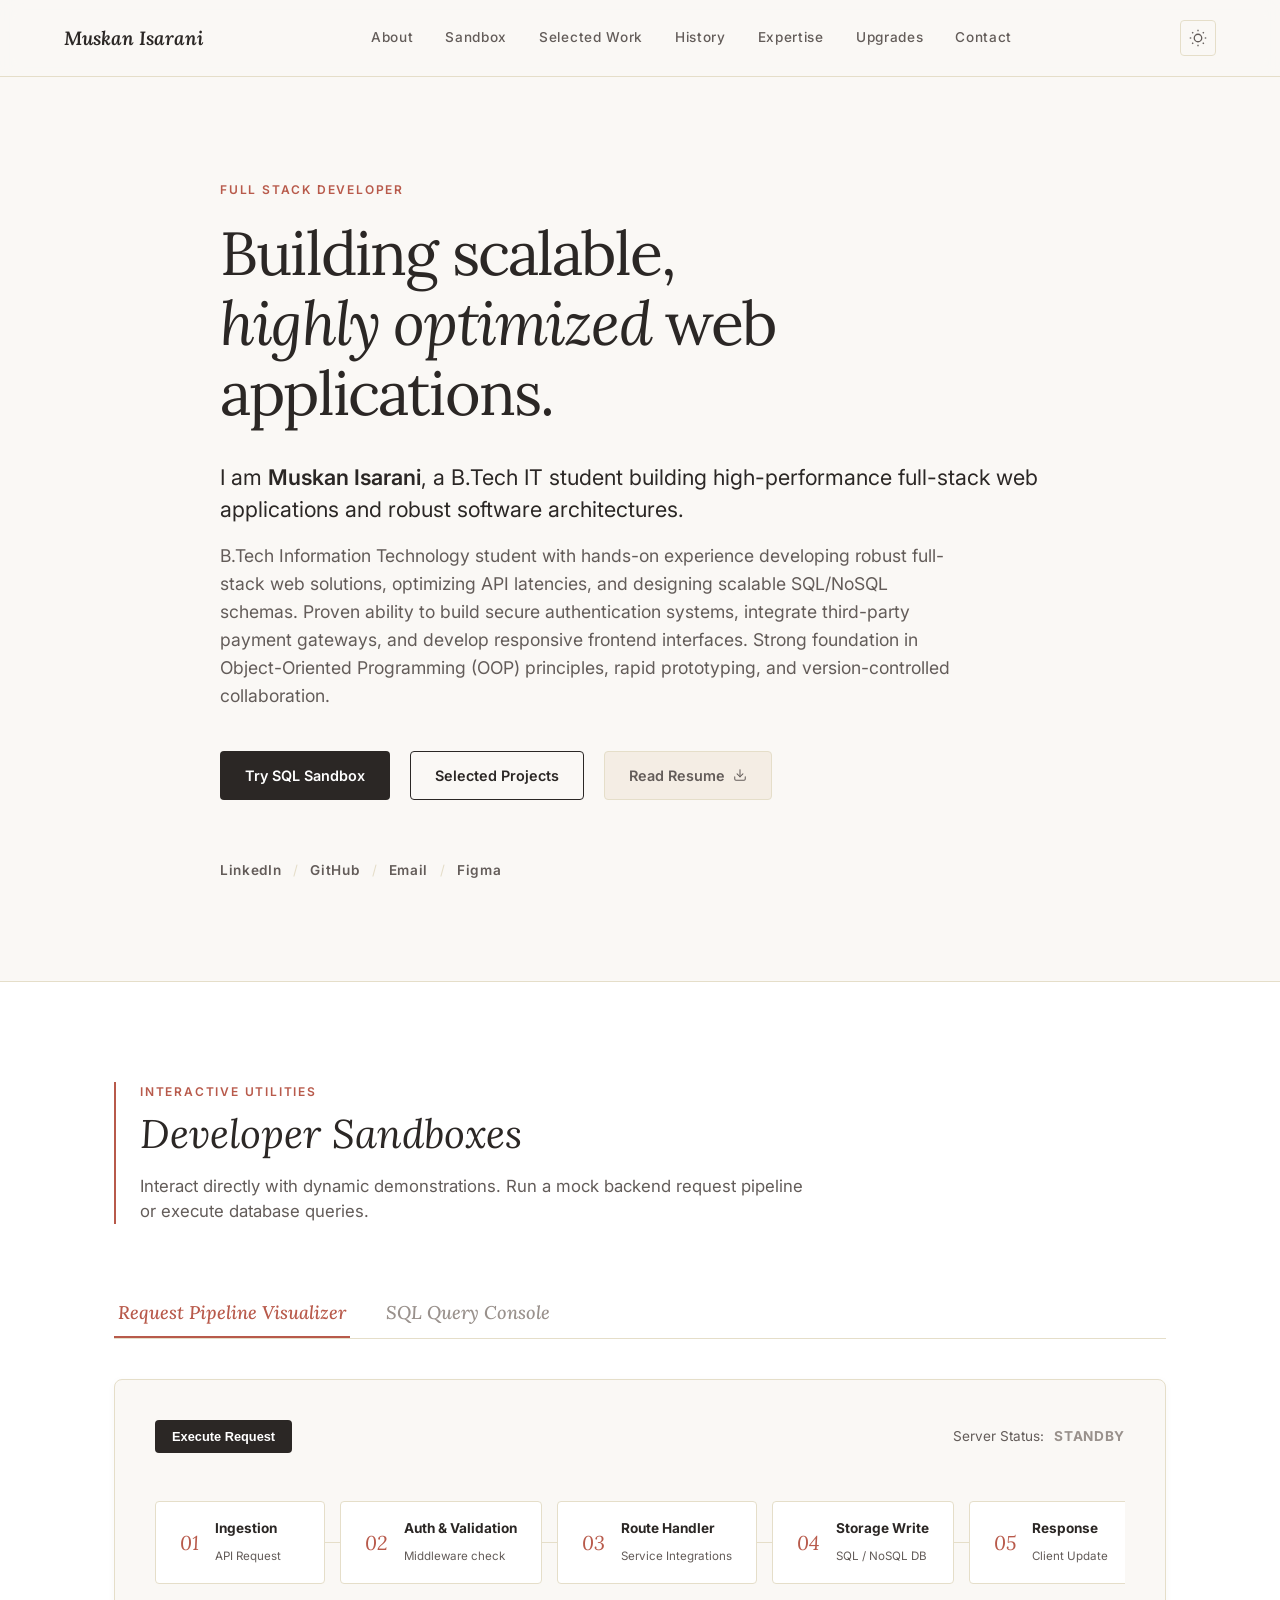
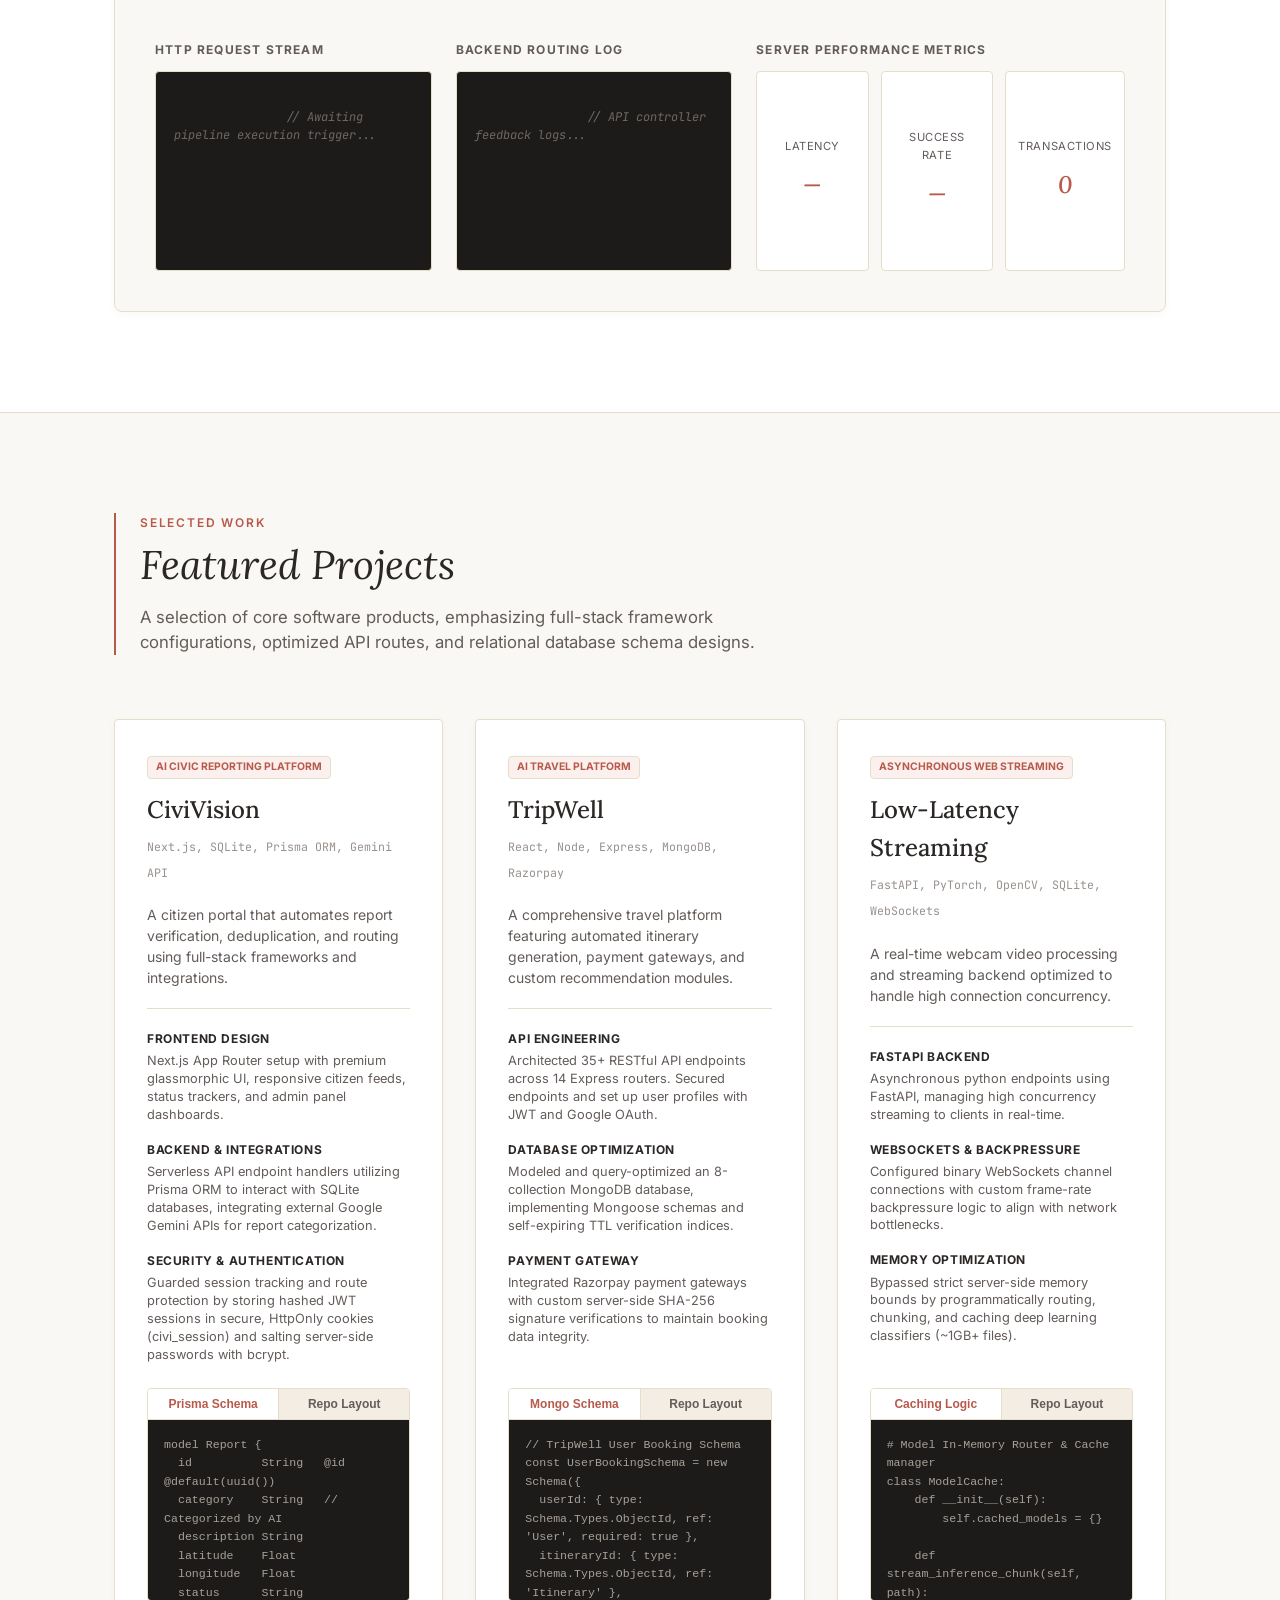
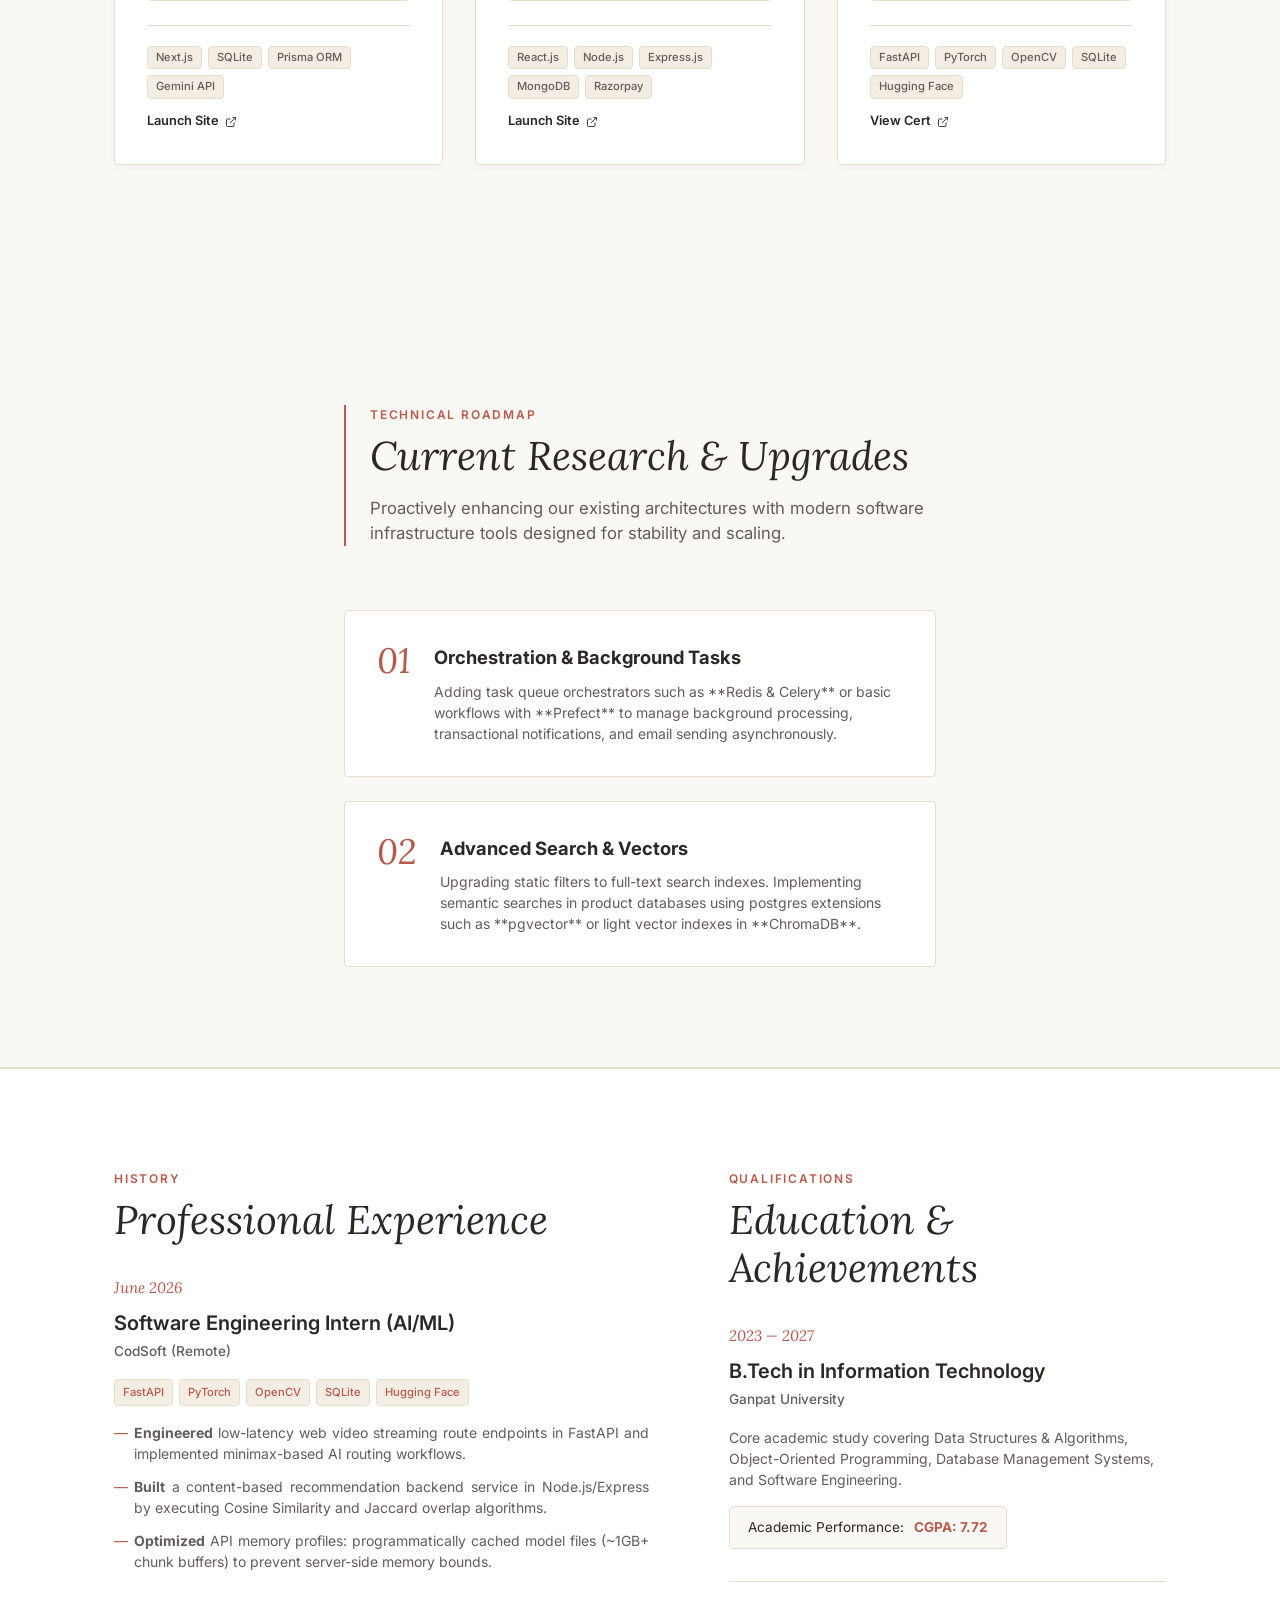
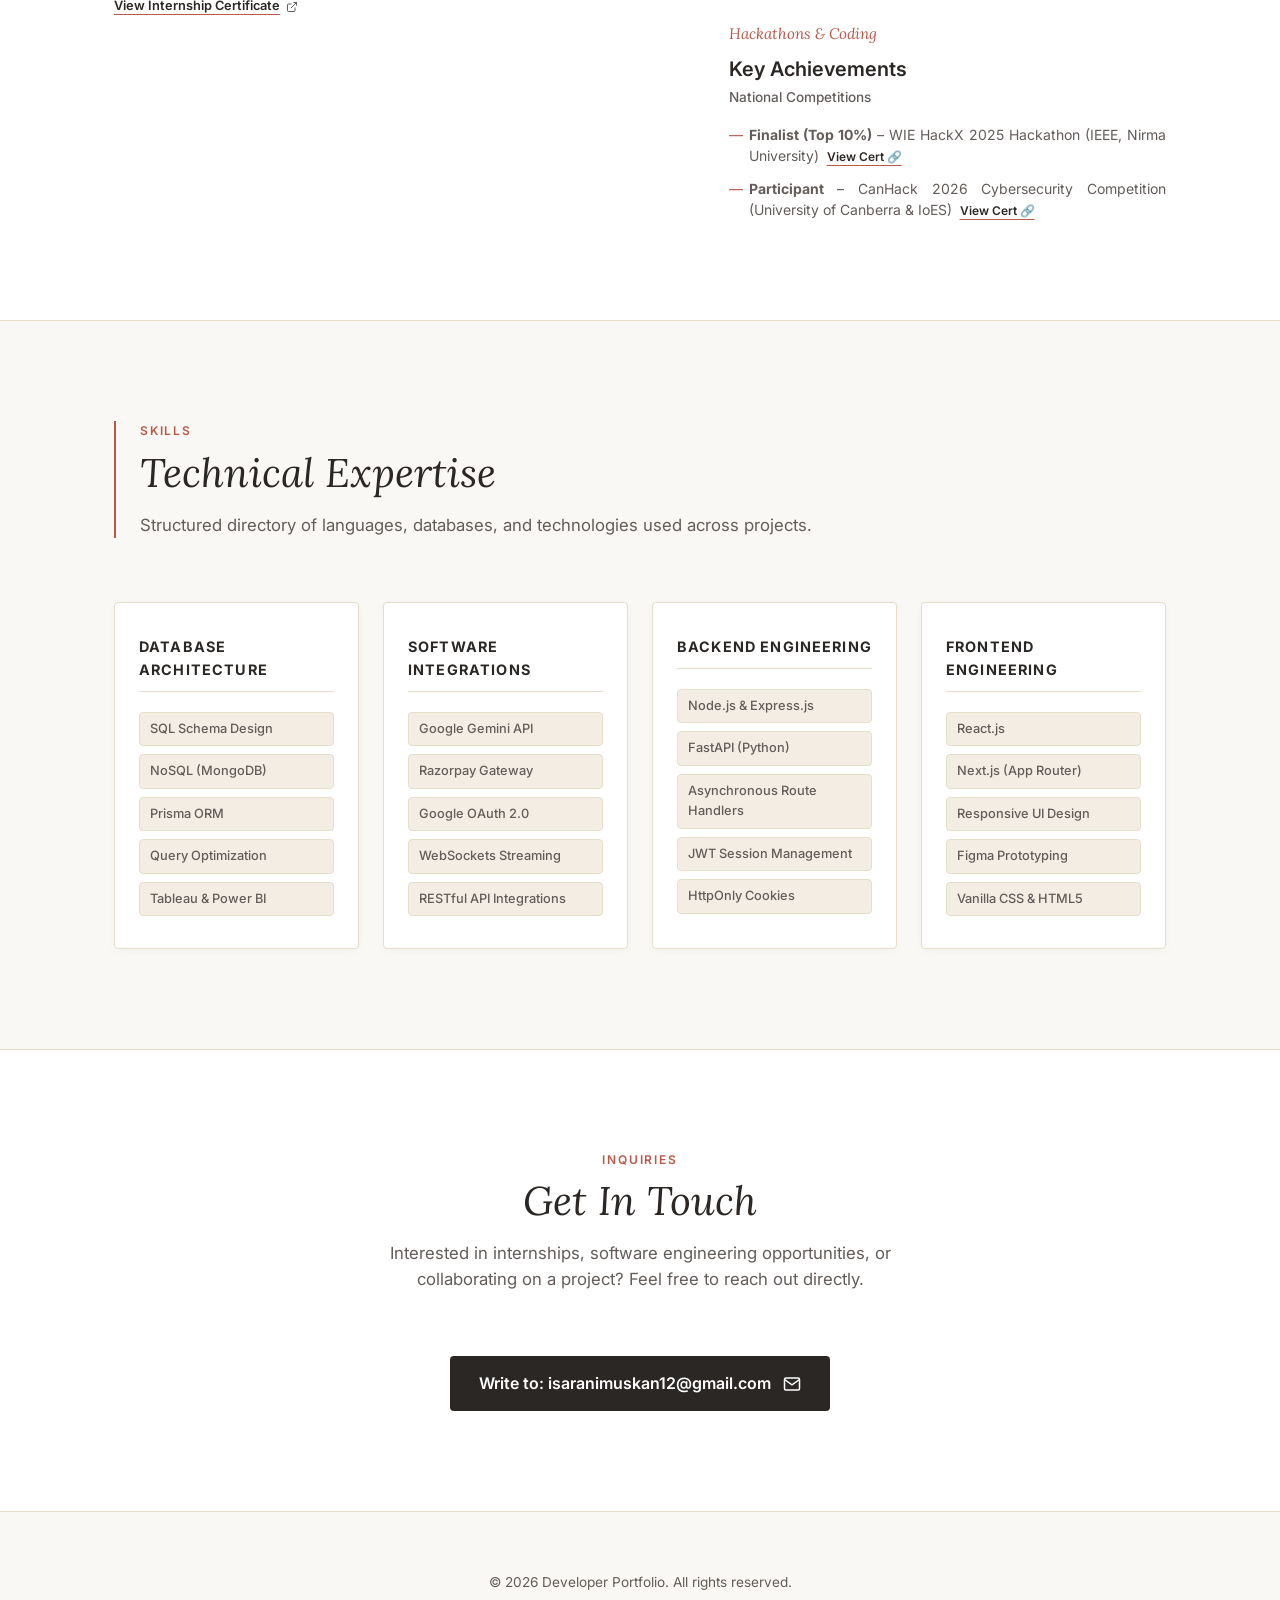
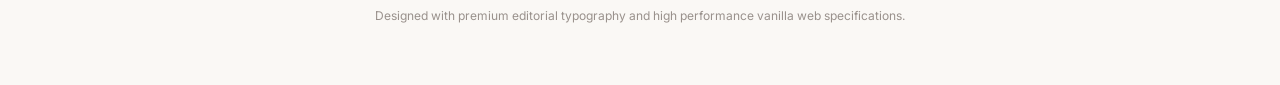
<file: index.html>
<!DOCTYPE html>
<html lang="en" data-theme="light">
<head>
  <meta charset="UTF-8">
  <meta name="viewport" content="width=device-width, initial-scale=1.0">
  <title>Muskan Isarani | Full Stack Developer</title>
  
  <!-- SEO Meta Tags -->
  <meta name="description" content="Portfolio showcasing robust full-stack web solutions, optimized API routers, and database schema architectures.">
  <meta name="author" content="Full Stack Developer">
  
  <!-- Google Fonts: Lora (Sophisticated Serif) & Inter (Clean Sans-Serif) & JetBrains Mono for Code -->
  <link rel="preconnect" href="https://fonts.googleapis.com">
  <link rel="preconnect" href="https://fonts.gstatic.com" crossorigin>
  <link href="https://fonts.googleapis.com/css2?family=Inter:wght@300;400;500;600;700&family=Lora:ital,wght@0,400;0,500;0,600;0,700;1,400&family=JetBrains+Mono:wght@400;500&display=swap" rel="stylesheet">
  
  <!-- Main Stylesheet -->
  <link rel="stylesheet" href="style.css">
</head>
<body>

  <!-- Navigation Bar -->
  <header class="navbar">
    <div class="nav-container">
      <div class="logo">
        <span id="nav-logo-name">Muskan Isarani</span>
      </div>
      
      <nav class="nav-links">
        <a href="#about">About</a>
        <a href="#sandbox">Sandbox</a>
        <a href="#projects">Selected Work</a>
        <a href="#experience">History</a>
        <a href="#skills">Expertise</a>
        <a href="#roadmap">Upgrades</a>
        <a href="#contact">Contact</a>
      </nav>

      <div class="nav-controls">
        <!-- Theme Toggle -->
        <button id="theme-toggle" class="control-btn" aria-label="Toggle theme">
          <svg class="sun-icon" width="18" height="18" viewBox="0 0 24 24" fill="none" stroke="currentColor" stroke-width="1.75"><circle cx="12" cy="12" r="5"></circle><line x1="12" y1="1" x2="12" y2="3"></line><line x1="12" y1="21" x2="12" y2="23"></line><line x1="4.22" y1="4.22" x2="5.64" y2="5.64"></line><line x1="18.36" y1="18.36" x2="19.78" y2="19.78"></line><line x1="1" y1="12" x2="3" y2="12"></line><line x1="21" y1="12" x2="23" y2="12"></line><line x1="4.22" y1="19.78" x2="5.64" y2="18.36"></line><line x1="18.36" y1="5.64" x2="19.78" y2="4.22"></line></svg>
          <svg class="moon-icon" width="18" height="18" viewBox="0 0 24 24" fill="none" stroke="currentColor" stroke-width="1.75"><path d="M21 12.79A9 9 0 1 1 11.21 3 7 7 0 0 0 21 12.79z"></path></svg>
        </button>
      </div>
    </div>
  </header>

  <!-- Hero / Introduction Section -->
  <section id="about" class="hero-section">
    <div class="hero-container">
      <div class="hero-badge" id="profile-role-badge">
        Full Stack Developer
      </div>
      
      <h1 class="hero-title">
        Building scalable, <br><span class="serif-text italic-text">highly optimized</span> web applications.
      </h1>
      
      <p class="hero-intro-lead">
        I am <span id="profile-name" class="semi-bold-text">Muskan Isarani</span>, a B.Tech IT student building high-performance full-stack web applications and robust software architectures.
      </p>
      
      <p id="profile-summary" class="hero-subtitle">
        B.Tech Information Technology student with hands-on experience developing robust full-stack web solutions, optimizing API latencies, and designing scalable SQL/NoSQL schemas.
      </p>

      <div class="hero-cta">
        <a href="#sandbox" class="btn btn-primary">Try SQL Sandbox</a>
        <a href="#projects" class="btn btn-secondary">Selected Projects</a>
        <a href="#" id="resume-download-btn" class="btn btn-tertiary" target="_blank">
          <span>Read Resume</span>
          <svg width="14" height="14" viewBox="0 0 24 24" fill="none" stroke="currentColor" stroke-width="1.75" stroke-linecap="round" stroke-linejoin="round"><path d="M21 15v4a2 2 0 0 1-2 2H5a2 2 0 0 1-2-2v-4"></path><polyline points="7 10 12 15 17 10"></polyline><line x1="12" y1="15" x2="12" y2="3"></line></svg>
        </a>
      </div>

      <div class="hero-socials">
        <a href="#" id="social-linkedin" class="social-link" target="_blank" aria-label="LinkedIn">
          <span>LinkedIn</span>
        </a>
        <span class="social-divider">/</span>
        <a href="#" id="social-github" class="social-link" target="_blank" aria-label="GitHub">
          <span>GitHub</span>
        </a>
        <span class="social-divider">/</span>
        <a href="#" id="social-email" class="social-link" aria-label="Email">
          <span>Email</span>
        </a>
        <span class="social-divider" id="figma-divider">/</span>
        <a href="#" id="social-figma" class="social-link" target="_blank" aria-label="Figma">
          <span>Figma</span>
        </a>
      </div>
    </div>
  </section>

  <!-- Interactive Sandbox Section -->
  <section id="sandbox" class="sandbox-section">
    <div class="section-container">
      <div class="section-header-block">
        <span class="section-meta">Interactive Utilities</span>
        <h2 class="section-title serif-text italic-text">Developer Sandboxes</h2>
        <p class="section-desc">Interact directly with dynamic demonstrations. Run a mock backend request pipeline or execute database queries.</p>
      </div>

      <!-- Sandbox Tabs -->
      <div class="sandbox-tabs">
        <button class="sandbox-tab-btn active" data-tab="pipeline">
          Request Pipeline Visualizer
        </button>
        <button class="sandbox-tab-btn" data-tab="sql">
          SQL Query Console
        </button>
      </div>

      <!-- Tab Content 1: Pipeline Visualizer -->
      <div class="sandbox-tab-content active" id="tab-pipeline">
        <div class="pipeline-card">
          <div class="pipeline-header-bar">
            <button id="run-pipeline-btn" class="btn btn-primary btn-sm">
              <span>Execute Request</span>
            </button>
            <div class="pipeline-status">
              Server Status: <span id="pipeline-status-text" class="status-idle">Standby</span>
            </div>
          </div>

          <!-- Pipeline Graph -->
          <div class="pipeline-graph">
            <!-- Step 1 -->
            <div class="pipeline-node" id="node-ingest">
              <div class="node-num">01</div>
              <div class="node-info">
                <h4>Ingestion</h4>
                <span>API Request</span>
              </div>
            </div>
            
            <div class="pipeline-connector"><div class="flow-line" id="flow-1"></div></div>

            <!-- Step 2 -->
            <div class="pipeline-node" id="node-transform">
              <div class="node-num">02</div>
              <div class="node-info">
                <h4>Auth & Validation</h4>
                <span>Middleware check</span>
              </div>
            </div>

            <div class="pipeline-connector"><div class="flow-line" id="flow-2"></div></div>

            <!-- Step 3 (AI ML -> Routing Integrations) -->
            <div class="pipeline-node" id="node-ai">
              <div class="node-num">03</div>
              <div class="node-info">
                <h4>Route Handler</h4>
                <span>Service Integrations</span>
              </div>
            </div>

            <div class="pipeline-connector"><div class="flow-line" id="flow-3"></div></div>

            <!-- Step 4 -->
            <div class="pipeline-node" id="node-load">
              <div class="node-num">04</div>
              <div class="node-info">
                <h4>Storage Write</h4>
                <span>SQL / NoSQL DB</span>
              </div>
            </div>

            <div class="pipeline-connector"><div class="flow-line" id="flow-4"></div></div>

            <!-- Step 5 -->
            <div class="pipeline-node" id="node-bi">
              <div class="node-num">05</div>
              <div class="node-info">
                <h4>Response</h4>
                <span>Client Update</span>
              </div>
            </div>
          </div>

          <!-- Pipeline Terminal / Monitor Grid -->
          <div class="pipeline-monitor-grid">
            <div class="monitor-console">
              <h5>HTTP Request Stream</h5>
              <div class="console-box" id="ingest-console">
                <span class="console-placeholder">// Awaiting pipeline execution trigger...</span>
              </div>
            </div>
            
            <div class="monitor-console">
              <h5>Backend Routing Log</h5>
              <div class="console-box" id="ai-console">
                <span class="console-placeholder">// API controller feedback logs...</span>
              </div>
            </div>
            
            <div class="monitor-dashboard">
              <h5>Server Performance Metrics</h5>
              <div class="dashboard-metrics">
                <div class="metric-card">
                  <span class="metric-title">Latency</span>
                  <span class="metric-value" id="metric-latency">—</span>
                </div>
                <div class="metric-card">
                  <span class="metric-title">Success Rate</span>
                  <span class="metric-value" id="metric-success">—</span>
                </div>
                <div class="metric-card">
                  <span class="metric-title">Transactions</span>
                  <span class="metric-value" id="metric-count">0</span>
                </div>
              </div>
            </div>
          </div>
        </div>
      </div>

      <!-- Tab Content 2: SQL Console -->
      <div class="sandbox-tab-content" id="tab-sql">
        <div class="sql-console-wrapper">
          <div class="sql-query-sidebar">
            <h5>Preset Queries</h5>
            <button class="sql-preset-btn active" data-query="SELECT * FROM projects WHERE complexity = 'High';">
              Get High Complexity Projects
            </button>
            <button class="sql-preset-btn" data-query="SELECT skill_name, category FROM skills WHERE category IN ('Backend Engineering', 'Database Architecture');">
              Get Backend & Database Skills
            </button>
            <button class="sql-preset-btn" data-query="SELECT title, organization, date_received FROM credentials;">
              List Certifications
            </button>
            <button class="sql-preset-btn" data-query="SELECT * FROM bio_summary;">
              Retrieve Bio Summary
            </button>
          </div>
          
          <div class="sql-editor-container">
            <div class="sql-editor-header">
              <span>Query Console</span>
              <button id="run-sql-btn" class="btn btn-primary btn-sm">Execute</button>
            </div>
            <div class="sql-code-editor">
              <textarea id="sql-input" readonly spellcheck="false">SELECT * FROM projects WHERE complexity = 'High';</textarea>
            </div>
            
            <div class="sql-results-container">
              <h5>Output Table</h5>
              <div class="sql-table-wrapper" id="sql-table-output">
                <!-- Dynamic query results table goes here -->
              </div>
            </div>
          </div>
        </div>
      </div>
    </div>
  </section>

  <!-- Projects Section -->
  <section id="projects" class="projects-section">
    <div class="section-container">
      <div class="section-header-block">
        <span class="section-meta">Selected Work</span>
        <h2 class="section-title serif-text italic-text">Featured Projects</h2>
        <p class="section-desc">A selection of core software products, emphasizing full-stack framework configurations, optimized API routes, and relational database schema designs.</p>
      </div>

      <div class="projects-grid-3">
        
        <!-- Project 1: CiviVision -->
        <article class="project-card">
          <div class="project-card-header">
            <div class="project-tag-badge">AI Civic Reporting Platform</div>
            <h3>CiviVision</h3>
            <span class="project-meta">Next.js, SQLite, Prisma ORM, Gemini API</span>
          </div>
          <p class="project-description">
            A citizen portal that automates report verification, deduplication, and routing using full-stack frameworks and integrations.
          </p>
          
          <!-- Detailed Reframing Pillars -->
          <div class="project-pillars">
            <div class="pillar">
              <span class="pillar-label">Frontend Design</span>
              <p class="pillar-desc">Next.js App Router setup with premium glassmorphic UI, responsive citizen feeds, status trackers, and admin panel dashboards.</p>
            </div>
            <div class="pillar">
              <span class="pillar-label">Backend & Integrations</span>
              <p class="pillar-desc">Serverless API endpoint handlers utilizing Prisma ORM to interact with SQLite databases, integrating external Google Gemini APIs for report categorization.</p>
            </div>
            <div class="pillar">
              <span class="pillar-label">Security & Authentication</span>
              <p class="pillar-desc">Guarded session tracking and route protection by storing hashed JWT sessions in secure, HttpOnly cookies (civi_session) and salting server-side passwords with bcrypt.</p>
            </div>
          </div>
          
          <!-- Detailed Tabs Container -->
          <div class="project-details-tab-group">
            <div class="detail-tab-headers">
              <button class="detail-tab-btn active" data-tab="civ-schema">Prisma Schema</button>
              <button class="detail-tab-btn" data-tab="civ-tree">Repo Layout</button>
            </div>
            
            <div class="detail-tab-content active" id="civ-schema">
<pre><code class="language-prisma">model Report {
  id          String   @id @default(uuid())
  category    String   // Categorized by AI
  description String
  latitude    Float
  longitude   Float
  status      String   @default("PENDING")
  userId      String
  user        User     @relation(fields: [userId], references: [id])
}</code></pre>
            </div>
            
            <div class="detail-tab-content" id="civ-tree">
              <div class="folder-tree">
                <span class="tree-item folder">📂 civivision-root</span>
                <span class="tree-item folder indent-1">📂 🏗️ architecture <span class="tree-comment">// System architecture schemas</span></span>
                <span class="tree-item folder indent-1">📂 🧠 integrations <span class="tree-comment">// Gemini API classification prompts</span></span>
                <span class="tree-item folder indent-1">📂 🖥️ server <span class="tree-comment">// Next.js API Routes & HttpOnly validation</span></span>
                <span class="tree-item folder indent-1">📂 🎨 client <span class="tree-comment">// App Router responsive dashboard views</span></span>
              </div>
            </div>
          </div>

          <div class="project-footer">
            <div class="project-tech-tags" id="civivision-tech-tags">
              <!-- Loaded by script -->
            </div>
            <a href="https://civivision.vercel.app/" target="_blank" class="project-link-btn">
              <span>Launch Site</span>
              <svg width="12" height="12" viewBox="0 0 24 24" fill="none" stroke="currentColor" stroke-width="1.75"><path d="M18 13v6a2 2 0 0 1-2 2H5a2 2 0 0 1-2-2V8a2 2 0 0 1 2-2h6M15 3h6v6M10 14L21 3"></path></svg>
            </a>
          </div>
        </article>

        <!-- Project 2: TripWell -->
        <article class="project-card">
          <div class="project-card-header">
            <div class="project-tag-badge">AI Travel Platform</div>
            <h3>TripWell</h3>
            <span class="project-meta">React, Node, Express, MongoDB, Razorpay</span>
          </div>
          <p class="project-description">
            A comprehensive travel platform featuring automated itinerary generation, payment gateways, and custom recommendation modules.
          </p>
          
          <div class="project-pillars">
            <div class="pillar">
              <span class="pillar-label">API Engineering</span>
              <p class="pillar-desc">Architected 35+ RESTful API endpoints across 14 Express routers. Secured endpoints and set up user profiles with JWT and Google OAuth.</p>
            </div>
            <div class="pillar">
              <span class="pillar-label">Database Optimization</span>
              <p class="pillar-desc">Modeled and query-optimized an 8-collection MongoDB database, implementing Mongoose schemas and self-expiring TTL verification indices.</p>
            </div>
            <div class="pillar">
              <span class="pillar-label">Payment Gateway</span>
              <p class="pillar-desc">Integrated Razorpay payment gateways with custom server-side SHA-256 signature verifications to maintain booking data integrity.</p>
            </div>
          </div>

          <div class="project-details-tab-group">
            <div class="detail-tab-headers">
              <button class="detail-tab-btn active" data-tab="tw-schema">Mongo Schema</button>
              <button class="detail-tab-btn" data-tab="tw-tree">Repo Layout</button>
            </div>
            
            <div class="detail-tab-content active" id="tw-schema">
<pre><code class="language-javascript">// TripWell User Booking Schema
const UserBookingSchema = new Schema({
  userId: { type: Schema.Types.ObjectId, ref: 'User', required: true },
  itineraryId: { type: Schema.Types.ObjectId, ref: 'Itinerary' },
  paymentDetails: {
    razorpayOrderId: { type: String, required: true },
    signatureValidated: { type: Boolean, default: false }
  },
  expiresAt: { type: Date, index: { expires: '15m' } }
});</code></pre>
            </div>
            
            <div class="detail-tab-content" id="tw-tree">
              <div class="folder-tree">
                <span class="tree-item folder">📂 tripwell-root</span>
                <span class="tree-item folder indent-1">📂 🏗️ architecture <span class="tree-comment">// Database ERDs & structures</span></span>
                <span class="tree-item folder indent-1">📂 🖥️ server <span class="tree-comment">// Express.js routers & signature checkers</span></span>
                <span class="tree-item folder indent-1">📂 🎨 client <span class="tree-comment">// React SPA views (28 mobile-responsive screens)</span></span>
              </div>
            </div>
          </div>

          <div class="project-footer">
            <div class="project-tech-tags" id="tripwell-tech-tags">
              <!-- Loaded by script -->
            </div>
            <a href="https://tripwell1.vercel.app/" target="_blank" class="project-link-btn">
              <span>Launch Site</span>
              <svg width="12" height="12" viewBox="0 0 24 24" fill="none" stroke="currentColor" stroke-width="1.75"><path d="M18 13v6a2 2 0 0 1-2 2H5a2 2 0 0 1-2-2V8a2 2 0 0 1 2-2h6M15 3h6v6M10 14L21 3"></path></svg>
            </a>
          </div>
        </article>

        <!-- Project 3: CodSoft Intern Project -->
        <article class="project-card">
          <div class="project-card-header">
            <div class="project-tag-badge">Asynchronous Web Streaming</div>
            <h3>Low-Latency Streaming</h3>
            <span class="project-meta">FastAPI, PyTorch, OpenCV, SQLite, WebSockets</span>
          </div>
          <p class="project-description">
            A real-time webcam video processing and streaming backend optimized to handle high connection concurrency.
          </p>
          
          <div class="project-pillars">
            <div class="pillar">
              <span class="pillar-label">FastAPI Backend</span>
              <p class="pillar-desc">Asynchronous python endpoints using FastAPI, managing high concurrency streaming to clients in real-time.</p>
            </div>
            <div class="pillar">
              <span class="pillar-label">WebSockets & Backpressure</span>
              <p class="pillar-desc">Configured binary WebSockets channel connections with custom frame-rate backpressure logic to align with network bottlenecks.</p>
            </div>
            <div class="pillar">
              <span class="pillar-label">Memory Optimization</span>
              <p class="pillar-desc">Bypassed strict server-side memory bounds by programmatically routing, chunking, and caching deep learning classifiers (~1GB+ files).</p>
            </div>
          </div>

          <div class="project-details-tab-group">
            <div class="detail-tab-headers">
              <button class="detail-tab-btn active" data-tab="cs-schema">Caching Logic</button>
              <button class="detail-tab-btn" data-tab="cs-tree">Repo Layout</button>
            </div>
            
            <div class="detail-tab-content active" id="cs-schema">
<pre><code class="language-python"># Model In-Memory Router & Cache manager
class ModelCache:
    def __init__(self):
        self.cached_models = {}
        
    def stream_inference_chunk(self, path):
        # Programmatic memory bypass (generator buffer)
        with open(path, "rb") as f:
            while chunk := f.read(1024 * 1024): # 1MB cache block
                yield chunk</code></pre>
            </div>
            
            <div class="detail-tab-content" id="cs-tree">
              <div class="folder-tree">
                <span class="tree-item folder">📂 face-streaming-root</span>
                <span class="tree-item folder indent-1">📂 🏗️ architecture <span class="tree-comment">// WebSockets dataflow layout</span></span>
                <span class="tree-item folder indent-1">📂 🧠 models <span class="tree-comment">// PyTorch deep learning weights file</span></span>
                <span class="tree-item folder indent-1">📂 🖥️ server <span class="tree-comment">// FastAPI async router endpoints</span></span>
                <span class="tree-item folder indent-1">📂 🎨 client <span class="tree-comment">// Canvas streaming viewer client</span></span>
              </div>
            </div>
          </div>

          <div class="project-footer">
            <div class="project-tech-tags" id="experience-badges-project">
              <!-- Loaded by script -->
            </div>
            <a href="#" id="experience-cert-link-project" target="_blank" class="project-link-btn">
              <span>View Cert</span>
              <svg width="12" height="12" viewBox="0 0 24 24" fill="none" stroke="currentColor" stroke-width="1.75"><path d="M18 13v6a2 2 0 0 1-2 2H5a2 2 0 0 1-2-2V8a2 2 0 0 1 2-2h6M15 3h6v6M10 14L21 3"></path></svg>
            </a>
          </div>
        </article>

      </div>
    </div>
  </section>

  <!-- Next-Step Upgrade Roadmap -->
  <section id="roadmap" class="roadmap-section">
    <div class="section-container max-w-xl">
      <div class="section-header-block">
        <span class="section-meta">Technical Roadmap</span>
        <h2 class="section-title serif-text italic-text">Current Research & Upgrades</h2>
        <p class="section-desc">Proactively enhancing our existing architectures with modern software infrastructure tools designed for stability and scaling.</p>
      </div>

      <div class="roadmap-grid">
        <div class="roadmap-card">
          <div class="roadmap-num">01</div>
          <div class="roadmap-info">
            <h3>Orchestration & Background Tasks</h3>
            <p>Adding task queue orchestrators such as **Redis & Celery** or basic workflows with **Prefect** to manage background processing, transactional notifications, and email sending asynchronously.</p>
          </div>
        </div>
        
        <div class="roadmap-card">
          <div class="roadmap-num">02</div>
          <div class="roadmap-info">
            <h3>Advanced Search & Vectors</h3>
            <p>Upgrading static filters to full-text search indexes. Implementing semantic searches in product databases using postgres extensions such as **pgvector** or light vector indexes in **ChromaDB**.</p>
          </div>
        </div>
      </div>
    </div>
  </section>

  <!-- Experience & Education Section -->
  <section id="experience" class="experience-section">
    <div class="section-container grid-2">
      <!-- Left side: Work Experience -->
      <div>
        <span class="section-meta">History</span>
        <h2 class="section-title serif-text italic-text">Professional Experience</h2>
        
        <div class="timeline">
          <div class="timeline-item">
            <div class="timeline-header">
              <span class="timeline-date">June 2026</span>
              <h3>Software Engineering Intern (AI/ML)</h3>
              <span class="timeline-org">CodSoft (Remote)</span>
            </div>
            <div class="timeline-badges" id="experience-badges">
              <!-- Loaded dynamically by script -->
            </div>
            <ul class="timeline-bullets" id="experience-bullets-list">
              <!-- Loaded dynamically by script -->
            </ul>
            <div class="certificate-link-block">
              <a href="#" id="experience-cert-link" target="_blank" class="text-link">
                View Internship Certificate
                <svg width="12" height="12" viewBox="0 0 24 24" fill="none" stroke="currentColor" stroke-width="1.5"><path d="M18 13v6a2 2 0 0 1-2 2H5a2 2 0 0 1-2-2V8a2 2 0 0 1 2-2h6M15 3h6v6M10 14L21 3"></path></svg>
              </a>
            </div>
          </div>
        </div>
      </div>

      <!-- Right side: Education & Credentials -->
      <div>
        <span class="section-meta">Qualifications</span>
        <h2 class="section-title serif-text italic-text">Education & Achievements</h2>
        
        <div class="timeline">
          <!-- Education -->
          <div class="timeline-item">
            <div class="timeline-header">
              <span class="timeline-date">2023 — 2027</span>
              <h3>B.Tech in Information Technology</h3>
              <span class="timeline-org">Ganpat University</span>
            </div>
            <p class="timeline-desc">
              Core academic study covering Data Structures & Algorithms, Object-Oriented Programming, Database Management Systems, and Software Engineering.
            </p>
            <div class="score-card">
              <span>Academic Performance:</span>
              <strong id="edu-gpa">CGPA: 7.72</strong>
            </div>
          </div>

          <!-- Achievements & Certifications -->
          <div class="timeline-item">
            <div class="timeline-header">
              <span class="timeline-date">Hackathons & Coding</span>
              <h3>Key Achievements</h3>
              <span class="timeline-org">National Competitions</span>
            </div>
            <ul class="timeline-bullets" id="credentials-list">
              <!-- Loaded dynamically by script -->
            </ul>
          </div>
        </div>
      </div>
    </div>
  </section>

  <!-- Technical Skills Grid -->
  <section id="skills" class="skills-section">
    <div class="section-container">
      <div class="section-header-block">
        <span class="section-meta">Skills</span>
        <h2 class="section-title serif-text italic-text">Technical Expertise</h2>
        <p class="section-desc">Structured directory of languages, databases, and technologies used across projects.</p>
      </div>

      <div class="skills-categories-grid">
        <!-- Cat 1 -->
        <div class="skill-category-card">
          <h3>Database Architecture</h3>
          <ul class="skill-tags-list" id="skills-data-eng">
            <!-- Dynamic list -->
          </ul>
        </div>

        <!-- Cat 2 -->
        <div class="skill-category-card">
          <h3>Software Integrations</h3>
          <ul class="skill-tags-list" id="skills-ai-ml">
            <!-- Dynamic list -->
          </ul>
        </div>

        <!-- Cat 3 -->
        <div class="skill-category-card">
          <h3>Backend Engineering</h3>
          <ul class="skill-tags-list" id="skills-backend">
            <!-- Dynamic list -->
          </ul>
        </div>

        <!-- Cat 4 -->
        <div class="skill-category-card">
          <h3>Frontend Engineering</h3>
          <ul class="skill-tags-list" id="skills-frontend">
            <!-- Dynamic list -->
          </ul>
        </div>
      </div>
    </div>
  </section>

  <!-- Contact Section -->
  <section id="contact" class="contact-section">
    <div class="section-container max-w-xl" style="text-align: center; border-left: none;">
      <div class="section-header-block" style="border-left: none; padding-left: 0; text-align: center;">
        <span class="section-meta">Inquiries</span>
        <h2 class="section-title serif-text italic-text">Get In Touch</h2>
        <p class="section-desc">Interested in internships, software engineering opportunities, or collaborating on a project? Feel free to reach out directly.</p>
      </div>

      <div style="margin-top: 32px;">
        <a href="mailto:isaranimuskan12@gmail.com" class="btn btn-primary" style="font-size: 1rem; padding: 14px 28px;">
          <span>Write to: isaranimuskan12@gmail.com</span>
          <svg width="18" height="18" viewBox="0 0 24 24" fill="none" stroke="currentColor" stroke-width="2" style="margin-left: 4px; vertical-align: middle;"><path d="M4 4h16c1.1 0 2 .9 2 2v12c0 1.1-.9 2-2 2H4c-1.1 0-2-.9-2-2V6c0-1.1.9-2 2-2z"></path><polyline points="22,6 12,13 2,6"></polyline></svg>
        </a>
      </div>
    </div>
  </section>

  <!-- Footer -->
  <footer class="footer">
    <div class="footer-container">
      <p>&copy; 2026 Developer Portfolio. All rights reserved.</p>
      <p class="footer-subtext">Designed with premium editorial typography and high performance vanilla web specifications.</p>
    </div>
  </footer>

  <!-- Toast Notification System -->
  <div id="toast-container" class="toast-container"></div>

  <!-- Main JavaScript File -->
  <script src="script.js"></script>
</body>
</html>
</file>
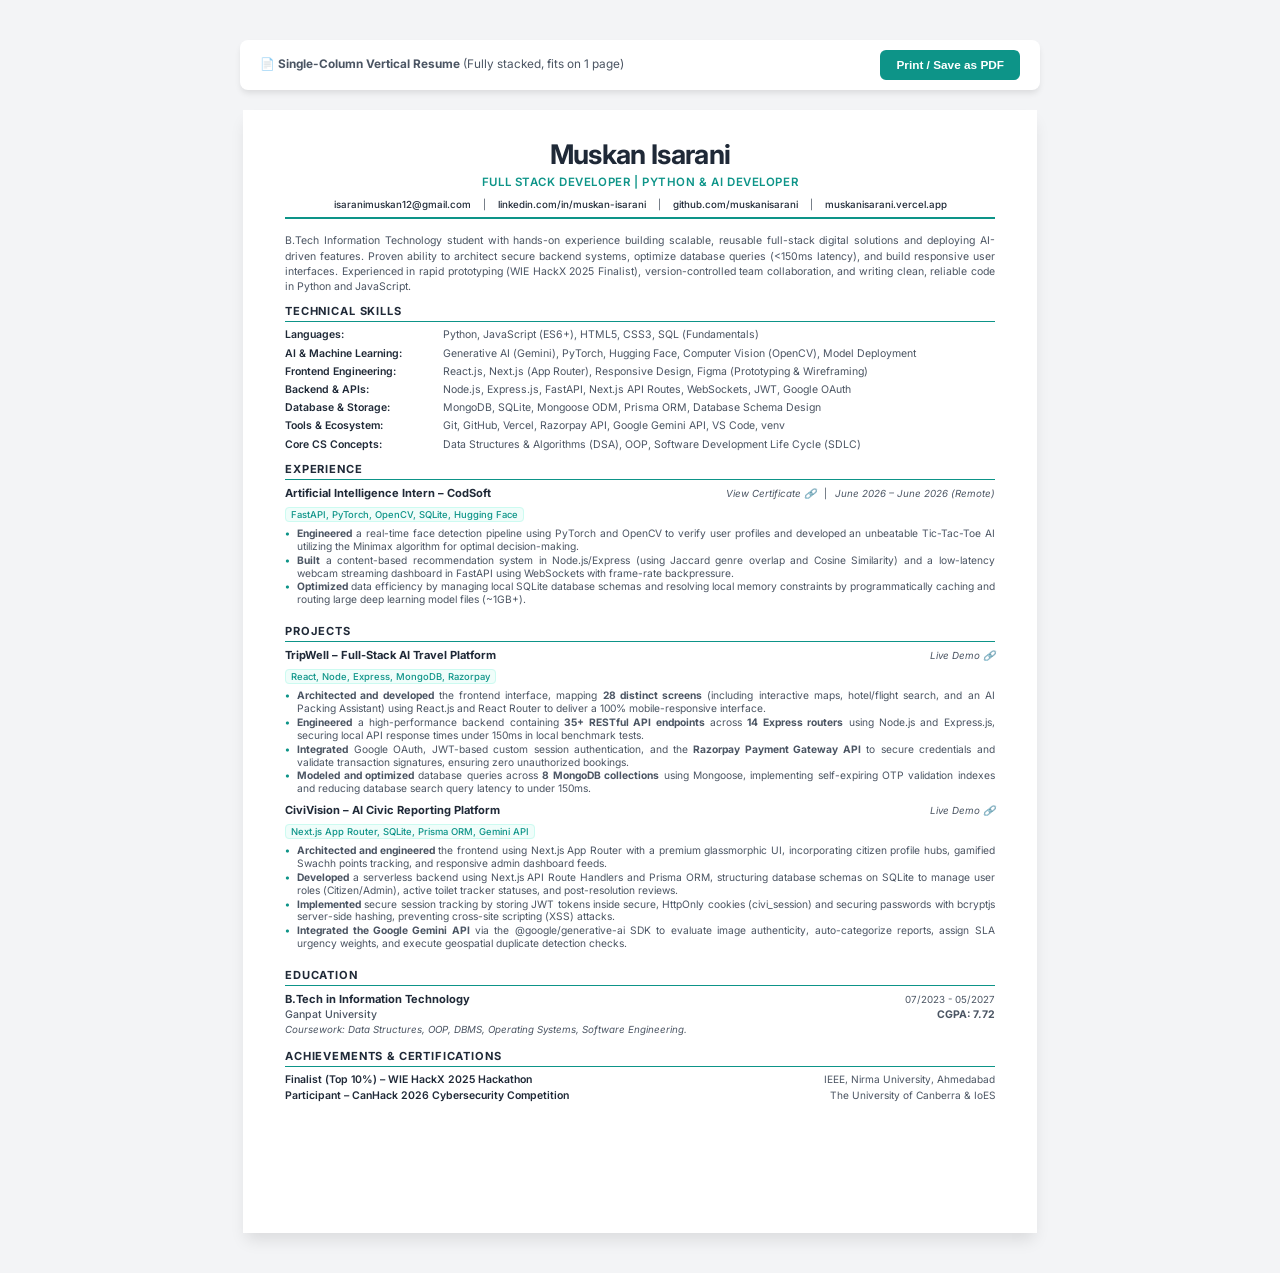
<file: resume.html>
<!DOCTYPE html>
<html lang="en">
<head>
    <meta charset="UTF-8">
    <meta name="viewport" content="width=device-width, initial-scale=1.0">
    <title>Muskan Isarani - Resume</title>
    <!-- Google Fonts: Inter for premium, clean typography -->
    <link rel="preconnect" href="https://fonts.googleapis.com">
    <link rel="preconnect" href="https://fonts.gstatic.com" crossorigin>
    <link href="https://fonts.googleapis.com/css2?family=Inter:wght@300;400;500;600;700&display=swap" rel="stylesheet">
    
    <style>
        :root {
            --primary-color: #0d9488; /* Premium Teal */
            --text-dark: #1f2937;    /* Charcoal */
            --text-light: #4b5563;   /* Slate Gray */
            --border-color: #e5e7eb; /* Soft border */
        }

        html {
            font-size: 13.5px;
        }

        /* Base Reset */
        * {
            box-sizing: border-box;
            margin: 0;
            padding: 0;
        }

        body {
            font-family: 'Inter', sans-serif;
            color: var(--text-dark);
            line-height: 1.35;
            background-color: #f3f4f6;
            padding: 40px 0;
            -webkit-font-smoothing: antialiased;
        }

        /* Non-Printable Floating Action Bar */
        .action-bar {
            max-width: 800px;
            margin: 0 auto 20px auto;
            display: flex;
            justify-content: space-between;
            align-items: center;
            padding: 10px 20px;
            background: #fff;
            border-radius: 8px;
            box-shadow: 0 4px 6px -1px rgba(0, 0, 0, 0.1);
        }

        .action-bar span {
            font-size: 0.875rem;
            color: var(--text-light);
        }

        .btn-print {
            background-color: var(--primary-color);
            color: white;
            border: none;
            padding: 8px 16px;
            font-weight: 600;
            border-radius: 6px;
            cursor: pointer;
            font-size: 0.875rem;
            transition: background 0.2s;
        }

        .btn-print:hover {
            background-color: #0f766e;
        }

        /* A4 Page Container (Pure Single Column Layout) */
        .page {
            width: 210mm;
            min-height: 297mm;
            height: 297mm; /* Enforce single page height */
            background: #fff;
            margin: 0 auto;
            padding: 30px 42px 20px 42px; /* Adjusted padding to ensure everything fits on 1 page */
            box-shadow: 0 10px 15px -3px rgba(0, 0, 0, 0.1);
            position: relative;
            display: flex;
            flex-direction: column;
            overflow: hidden; /* Prevent overflow onto page 2 */
        }

        /* Header Section */
        header {
            text-align: center;
            margin-bottom: 14px;
            border-bottom: 2px solid var(--primary-color);
            padding-bottom: 6px;
        }

        header h1 {
            font-size: 2rem;
            font-weight: 700;
            color: var(--text-dark);
            letter-spacing: -0.025em;
            line-height: 1.1;
        }

        header .subtitle {
            font-size: 0.85rem;
            font-weight: 600;
            color: var(--primary-color);
            margin-top: 5px;
            text-transform: uppercase;
            letter-spacing: 0.05em;
        }

        /* Horizontal Contact Details Row */
        .contact-row {
            display: flex;
            justify-content: center;
            flex-wrap: wrap;
            gap: 12px;
            font-size: 0.725rem;
            color: var(--text-light);
            margin-top: 8px;
        }

        .contact-row a {
            color: var(--text-dark);
            text-decoration: none;
            font-weight: 500;
            display: flex;
            align-items: center;
        }

        .contact-row a:hover {
            color: var(--primary-color);
            text-decoration: underline;
        }

        /* Summary Statement */
        .summary-box {
            font-size: 0.78rem;
            color: var(--text-light);
            margin-bottom: 10px;
            text-align: justify;
            line-height: 1.45;
        }

        /* Section Headings */
        section {
            margin-bottom: 10px;
        }

        section h2 {
            font-size: 0.825rem;
            font-weight: 700;
            color: var(--text-dark);
            text-transform: uppercase;
            letter-spacing: 0.075em;
            border-bottom: 1.5px solid var(--primary-color);
            padding-bottom: 2px;
            margin-bottom: 6px;
        }

        /* Skills Section */
        .skills-grid {
            display: flex;
            flex-direction: column;
            gap: 4px;
        }

        .skills-row {
            font-size: 0.78rem;
            line-height: 1.35;
        }

        .skills-row strong {
            color: var(--text-dark);
            font-weight: 600;
            display: inline-block;
            width: 155px;
        }

        .skills-row span {
            color: var(--text-light);
        }

        /* Experience & Project Entry Styling */
        .experience-item, .project-item {
            margin-bottom: 8px;
        }

        .experience-header, .project-header {
            display: flex;
            justify-content: space-between;
            align-items: baseline;
            margin-bottom: 2px;
        }

        .experience-title-container, .project-title-container {
            display: flex;
            align-items: center;
            flex-wrap: wrap;
            gap: 8px;
        }

        .experience-title, .project-title {
            font-size: 0.825rem;
            font-weight: 700;
            color: var(--text-dark);
        }

        /* Clickable Certificate inside experience */
        .experience-title a {
            color: var(--text-dark);
            text-decoration: none;
            border-bottom: 1px dashed var(--primary-color);
        }
        .experience-title a:hover {
            color: var(--primary-color);
            border-bottom-style: solid;
        }

        .experience-tech, .project-tech {
            font-size: 0.7rem;
            font-weight: 500;
            color: var(--primary-color);
            background-color: #f0fdfa;
            padding: 1px 5px;
            border-radius: 4px;
            border: 0.5px solid #ccfbf1;
        }

        .experience-date, .project-link {
            font-size: 0.725rem;
            color: var(--text-light);
            text-decoration: none;
            font-style: italic;
        }

        .project-link:hover {
            text-decoration: underline;
            color: var(--primary-color);
        }

        .experience-bullets, .project-bullets {
            list-style-type: none;
            padding-left: 0;
        }

        .experience-bullets li, .project-bullets li {
            position: relative;
            padding-left: 12px;
            font-size: 0.76rem;
            color: var(--text-light);
            margin-bottom: 1px;
            text-align: justify;
            line-height: 1.25;
        }

        .experience-bullets li::before, .project-bullets li::before {
            content: "•";
            color: var(--primary-color);
            font-weight: bold;
            position: absolute;
            left: 0;
            top: 0;
        }

        /* Education Layout */
        .edu-item {
            margin-bottom: 2px;
        }

        .edu-header {
            display: flex;
            justify-content: space-between;
            align-items: baseline;
        }

        .edu-degree {
            font-size: 0.825rem;
            font-weight: 700;
            color: var(--text-dark);
        }

        .edu-date {
            font-size: 0.725rem;
            color: var(--text-light);
        }

        .edu-school {
            font-size: 0.78rem;
            color: var(--text-light);
            display: flex;
            justify-content: space-between;
            margin-top: 1px;
            font-weight: 500;
        }

        .edu-courses {
            font-size: 0.725rem;
            color: var(--text-light);
            margin-top: 2px;
            font-style: italic;
            line-height: 1.3;
        }

        /* Achievements / Certifications Styling */
        .cert-list {
            display: flex;
            flex-direction: column;
            gap: 2px;
        }

        .cert-item {
            display: flex;
            justify-content: space-between;
            font-size: 0.78rem;
            line-height: 1.35;
        }

        .cert-name {
            font-weight: 600;
            color: var(--text-dark);
        }

        .cert-name a {
            color: var(--text-dark);
            text-decoration: none;
            transition: all 0.2s;
        }

        .cert-name a:hover {
            color: var(--primary-color);
            text-decoration: underline;
        }

        .cert-issuer {
            color: var(--text-light);
            font-size: 0.75rem;
            text-align: right;
        }

        /* Responsive Preview */
        @media screen and (max-width: 900px) {
            body {
                padding: 10px;
                background-color: #fff;
            }
            .action-bar {
                max-width: 100%;
            }
            .page {
                width: 100%;
                height: auto;
                min-height: initial;
                padding: 20px;
                box-shadow: none;
            }
        }

        /* Print Settings for standard single-page PDF generation */
        @media print {
            @page {
                size: A4;
                margin: 0;
            }
            body {
                background-color: #fff;
                padding: 0;
            }
            .action-bar {
                display: none !important;
            }
            .page {
                box-shadow: none;
                margin: 0;
                padding: 28px 42px 12px 42px;
                width: 210mm;
                height: 297mm;
                overflow: hidden;
            }
            header {
                margin-bottom: 6px !important;
            }
            .summary-box {
                margin-bottom: 6px !important;
            }
            section {
                margin-bottom: 6px !important;
            }
            .experience-item, .project-item {
                margin-bottom: 4px !important;
            }
            :root {
                --primary-color: #0f766e;
                --text-dark: #000;
                --text-light: #27272a;
            }
            .experience-tech, .project-tech {
                background-color: transparent;
                border: none;
                padding: 0;
                font-weight: bold;
            }
            .cert-name a, .experience-title a {
                border-bottom: none;
            }
        }
    </style>
</head>
<body>

    <!-- Floating Action Bar for Previewer -->
    <div class="action-bar">
        <span>📄 <strong>Single-Column Vertical Resume</strong> (Fully stacked, fits on 1 page)</span>
        <button class="btn-print" onclick="window.print()">Print / Save as PDF</button>
    </div>

    <!-- The actual A4 Resume Sheet -->
    <div class="page">
        
        <!-- Header -->
        <header>
            <h1>Muskan Isarani</h1>
            <div class="subtitle">FULL STACK DEVELOPER | PYTHON & AI DEVELOPER</div>
            <div class="contact-row">
                <a href="mailto:isaranimuskan12@gmail.com">isaranimuskan12@gmail.com</a> |
                <a href="https://www.linkedin.com/in/muskan-isarani-6598b2292" target="_blank">linkedin.com/in/muskan-isarani</a> |
                <a href="https://github.com/muskanisarani" target="_blank">github.com/muskanisarani</a> |
                <a href="https://muskanisarani.vercel.app/" target="_blank">muskanisarani.vercel.app</a>
            </div>
        </header>

        <!-- Professional Summary -->
        <div class="summary-box">
            B.Tech Information Technology student with hands-on experience building scalable, reusable full-stack digital solutions and deploying AI-driven features. Proven ability to architect secure backend systems, optimize database queries (&lt;150ms latency), and build responsive user interfaces. Experienced in rapid prototyping (WIE HackX 2025 Finalist), version-controlled team collaboration, and writing clean, reliable code in Python and JavaScript.
        </div>

        <!-- Skills Section -->
        <section>
            <h2>Technical Skills</h2>
            <div class="skills-grid">
                <div class="skills-row">
                    <strong>Languages:</strong> <span>Python, JavaScript (ES6+), HTML5, CSS3, SQL (Fundamentals)</span>
                </div>
                <div class="skills-row">
                    <strong>AI & Machine Learning:</strong> <span>Generative AI (Gemini), PyTorch, Hugging Face, Computer Vision (OpenCV), Model Deployment</span>
                </div>
                <div class="skills-row">
                    <strong>Frontend Engineering:</strong> <span>React.js, Next.js (App Router), Responsive Design, Figma (Prototyping & Wireframing)</span>
                </div>
                <div class="skills-row">
                    <strong>Backend & APIs:</strong> <span>Node.js, Express.js, FastAPI, Next.js API Routes, WebSockets, JWT, Google OAuth</span>
                </div>
                <div class="skills-row">
                    <strong>Database & Storage:</strong> <span>MongoDB, SQLite, Mongoose ODM, Prisma ORM, Database Schema Design</span>
                </div>
                <div class="skills-row">
                    <strong>Tools & Ecosystem:</strong> <span>Git, GitHub, Vercel, Razorpay API, Google Gemini API, VS Code, venv</span>
                </div>
                <div class="skills-row">
                    <strong>Core CS Concepts:</strong> <span>Data Structures & Algorithms (DSA), OOP, Software Development Life Cycle (SDLC)</span>
                </div>
            </div>
        </section>

        <!-- Experience Section -->
        <section>
            <h2>Experience</h2>
            <div class="experience-item">
                <div class="experience-header">
                    <span class="experience-title">Artificial Intelligence Intern – CodSoft</span>
                    <div style="display: flex; align-items: baseline; gap: 8px; flex-shrink: 0; white-space: nowrap;">
                        <a href="https://drive.google.com/file/d/11BqwHcgQ6xSdrGNq6m_fzg6-Cg9ao299/view?usp=drive_link" class="project-link" target="_blank">View Certificate 🔗</a>
                        <span style="color: var(--text-light); font-size: 0.725rem;">|</span>
                        <span class="experience-date">June 2026 – June 2026 (Remote)</span>
                    </div>
                </div>
                <div style="margin-top: 3px; margin-bottom: 5px;">
                    <span class="experience-tech">FastAPI, PyTorch, OpenCV, SQLite, Hugging Face</span>
                </div>
                <ul class="experience-bullets">
                    <li><strong>Engineered</strong> a real-time face detection pipeline using PyTorch and OpenCV to verify user profiles and developed an unbeatable Tic-Tac-Toe AI utilizing the Minimax algorithm for optimal decision-making.</li>
                    <li><strong>Built</strong> a content-based recommendation system in Node.js/Express (using Jaccard genre overlap and Cosine Similarity) and a low-latency webcam streaming dashboard in FastAPI using WebSockets with frame-rate backpressure.</li>
                    <li><strong>Optimized</strong> data efficiency by managing local SQLite database schemas and resolving local memory constraints by programmatically caching and routing large deep learning model files (~1GB+).</li>
                </ul>
            </div>
        </section>

        <!-- Projects Section -->
        <section>
            <h2>Projects</h2>

            <!-- Project 1: TripWell -->
            <div class="project-item">
                <div class="project-header">
                    <span class="project-title">TripWell – Full-Stack AI Travel Platform</span>
                    <a href="https://tripwell1.vercel.app/" class="project-link" target="_blank">Live Demo 🔗</a>
                </div>
                <div style="margin-top: 3px; margin-bottom: 5px;">
                    <span class="project-tech">React, Node, Express, MongoDB, Razorpay</span>
                </div>
                <ul class="project-bullets">
                    <li><strong>Architected and developed</strong> the frontend interface, mapping <strong>28 distinct screens</strong> (including interactive maps, hotel/flight search, and an AI Packing Assistant) using React.js and React Router to deliver a 100% mobile-responsive interface.</li>
                    <li><strong>Engineered</strong> a high-performance backend containing <strong>35+ RESTful API endpoints</strong> across <strong>14 Express routers</strong> using Node.js and Express.js, securing local API response times under 150ms in local benchmark tests.</li>
                    <li><strong>Integrated</strong> Google OAuth, JWT-based custom session authentication, and the <strong>Razorpay Payment Gateway API</strong> to secure credentials and validate transaction signatures, ensuring zero unauthorized bookings.</li>
                    <li><strong>Modeled and optimized</strong> database queries across <strong>8 MongoDB collections</strong> using Mongoose, implementing self-expiring OTP validation indexes and reducing database search query latency to under 150ms.</li>
                </ul>
            </div>

            <!-- Project 2: CiviVision -->
            <div class="project-item">
                <div class="project-header">
                    <span class="project-title">CiviVision – AI Civic Reporting Platform</span>
                    <a href="https://civivision.vercel.app/" class="project-link" target="_blank">Live Demo 🔗</a>
                </div>
                <div style="margin-top: 3px; margin-bottom: 5px;">
                    <span class="project-tech">Next.js App Router, SQLite, Prisma ORM, Gemini API</span>
                </div>
                <ul class="project-bullets">
                    <li><strong>Architected and engineered</strong> the frontend using Next.js App Router with a premium glassmorphic UI, incorporating citizen profile hubs, gamified Swachh points tracking, and responsive admin dashboard feeds.</li>
                    <li><strong>Developed</strong> a serverless backend using Next.js API Route Handlers and Prisma ORM, structuring database schemas on SQLite to manage user roles (Citizen/Admin), active toilet tracker statuses, and post-resolution reviews.</li>
                    <li><strong>Implemented</strong> secure session tracking by storing JWT tokens inside secure, HttpOnly cookies (civi_session) and securing passwords with bcryptjs server-side hashing, preventing cross-site scripting (XSS) attacks.</li>
                    <li><strong>Integrated the Google Gemini API</strong> via the @google/generative-ai SDK to evaluate image authenticity, auto-categorize reports, assign SLA urgency weights, and execute geospatial duplicate detection checks.</li>
                </ul>
            </div>
        </section>

        <!-- Education Section -->
        <section>
            <h2>Education</h2>
            <div class="edu-item">
                <div class="edu-header">
                    <span class="edu-degree">B.Tech in Information Technology</span>
                    <span class="edu-date">07/2023 - 05/2027</span>
                </div>
                <div class="edu-school">
                    <span>Ganpat University</span>
                    <strong>CGPA: 7.72</strong>
                </div>
                <div class="edu-courses">
                    Coursework: Data Structures, OOP, DBMS, Operating Systems, Software Engineering.
                </div>
            </div>
        </section>

        <!-- Achievements & Certifications Section -->
        <section>
            <h2>Achievements & Certifications</h2>
            <div class="cert-list">
                <div class="cert-item">
                    <span class="cert-name">
                        <a href="https://drive.google.com/file/d/1sWoZy0iqPy7rMLduyPLe1GUw33VlidmS/view?usp=drive_link" target="_blank">Finalist (Top 10%) – WIE HackX 2025 Hackathon</a>
                    </span>
                    <span class="cert-issuer">IEEE, Nirma University, Ahmedabad</span>
                </div>
                <div class="cert-item">
                    <span class="cert-name">
                        <a href="https://drive.google.com/file/d/1J5R0LzPWki7Vxp1uyw0KOpNTyVMEapX8/view?usp=drive_link" target="_blank">Participant – CanHack 2026 Cybersecurity Competition</a>
                    </span>
                    <span class="cert-issuer">The University of Canberra & IoES</span>
                </div>
            </div>
        </section>

    </div>

</body>
</html>
</file>
<file: style.css>
/* --- Editorial & Creative Design System --- */

/* System Tokens */
:root {
  --font-serif: 'Lora', Georgia, Cambria, "Times New Roman", Times, serif;
  --font-sans: 'Inter', -apple-system, BlinkMacSystemFont, "Segoe UI", Roboto, sans-serif;
  --font-mono: 'JetBrains Mono', monospace;
  
  --transition-speed: 0.3s;
  
  --border-radius-sm: 4px;
  --border-radius-md: 8px;
  --border-radius-lg: 12px;
  
  --shadow-sm: 0 2px 10px rgba(44, 41, 39, 0.03);
  --shadow-md: 0 10px 30px rgba(44, 41, 39, 0.05);
  --shadow-lg: 0 20px 50px rgba(44, 41, 39, 0.08);
}

/* --- Light Mode Colors (Warm Sand & Terracotta) --- */
[data-theme="light"] {
  --bg-primary: #faf8f5;        /* Warm alabaster sand */
  --bg-secondary: #ffffff;      /* Pure white */
  --bg-tertiary: #f4ede4;       /* Soft beige */
  --border-color: #e5dec9;      /* Delicate sand line */
  
  --accent-color: #b85a4b;      /* Muted Terracotta */
  --accent-hover: #9b4437;
  --accent-soft: #fbf0ee;
  --accent-solid: #9b4437;
  
  --text-main: #2b2725;         /* Deep warm charcoal */
  --text-secondary: #635c59;    /* Soft clay slate */
  --text-muted: #99918c;        /* Sand grey */
  
  --console-bg: #1d1b1a;        /* Deep coal for editors */
  --status-success: #5c8f6f;    /* Sage green */
  --card-shadow: var(--shadow-md);
}

/* --- Dark Mode Colors (Deep Charcoal & Soft Clay) --- */
[data-theme="dark"] {
  --bg-primary: #151413;        /* Deep charcoal earth */
  --bg-secondary: #1d1c1a;      /* Soft coal card */
  --bg-tertiary: #2a2826;       /* Medium warm earth */
  --border-color: #383531;      /* Charcoal line */
  
  --accent-color: #e08374;      /* Light Terracotta */
  --accent-hover: #eba296;
  --accent-soft: rgba(224, 131, 116, 0.08);
  --accent-solid: #e08374;
  
  --text-main: #ebe6e0;         /* Soft alabaster white */
  --text-secondary: #a8a098;    /* Muted warm grey */
  --text-muted: #6e6761;        /* Dark soil grey */
  
  --console-bg: #0c0b0b;        /* Absolute black console */
  --status-success: #78a388;    /* Soft sage green */
  --card-shadow: 0 10px 40px rgba(0, 0, 0, 0.25);
}

/* --- Base Resets & Layout --- */
* {
  box-sizing: border-box;
  margin: 0;
  padding: 0;
  scroll-behavior: smooth;
}

body {
  background-color: var(--bg-primary);
  color: var(--text-main);
  font-family: var(--font-sans);
  font-size: 1rem;
  line-height: 1.6;
  -webkit-font-smoothing: antialiased;
  transition: background-color var(--transition-speed), color var(--transition-speed);
}

/* Typography styles */
.serif-text {
  font-family: var(--font-serif);
}
.italic-text {
  font-style: italic;
}
.semi-bold-text {
  font-weight: 600;
}

/* --- Global Layout Components --- */
.section-container {
  max-width: 1100px;
  margin: 0 auto;
  padding: 100px 24px;
}
.max-w-xl {
  max-width: 640px;
}
.section-header-block {
  text-align: left;
  margin-bottom: 64px;
  max-width: 700px;
  border-left: 2px solid var(--accent-color);
  padding-left: 24px;
}
.section-meta {
  font-family: var(--font-sans);
  font-size: 0.75rem;
  text-transform: uppercase;
  letter-spacing: 0.15em;
  color: var(--accent-color);
  display: block;
  margin-bottom: 8px;
  font-weight: 600;
}
.section-title {
  font-size: 2.5rem;
  font-weight: 400;
  line-height: 1.2;
  margin-bottom: 16px;
  color: var(--text-main);
}
.section-desc {
  font-size: 1.05rem;
  color: var(--text-secondary);
  line-height: 1.5;
}

/* Grid Layout definitions */
.grid-2 {
  display: grid;
  grid-template-columns: 1.1fr 0.9fr;
  gap: 80px;
}

/* Links & Accents */
a {
  color: var(--text-main);
  text-decoration: underline;
  text-decoration-color: var(--accent-color);
  text-underline-offset: 4px;
  transition: all var(--transition-speed);
}
a:hover {
  color: var(--accent-color);
  text-decoration-color: var(--text-main);
}

/* --- Navigation System --- */
.navbar {
  position: fixed;
  top: 0;
  left: 0;
  right: 0;
  background-color: rgba(250, 248, 245, 0.85);
  backdrop-filter: blur(10px);
  border-bottom: 1px solid var(--border-color);
  z-index: 100;
  transition: all var(--transition-speed);
}
[data-theme="dark"] .navbar {
  background-color: rgba(21, 20, 19, 0.85);
}
.nav-container {
  max-width: 1200px;
  margin: 0 auto;
  padding: 20px 24px;
  display: flex;
  justify-content: space-between;
  align-items: center;
}
.logo {
  font-family: var(--font-serif);
  font-size: 1.2rem;
  font-weight: 600;
  font-style: italic;
}
.nav-links {
  display: flex;
  gap: 32px;
}
.nav-links a {
  color: var(--text-secondary);
  font-size: 0.85rem;
  font-weight: 500;
  letter-spacing: 0.05em;
  text-decoration: none;
}
.nav-links a:hover {
  color: var(--accent-color);
}
.nav-controls {
  display: flex;
  align-items: center;
  gap: 20px;
}
.control-btn {
  background: none;
  border: 1px solid var(--border-color);
  color: var(--text-secondary);
  width: 36px;
  height: 36px;
  border-radius: var(--border-radius-sm);
  cursor: pointer;
  display: flex;
  align-items: center;
  justify-content: center;
  transition: all var(--transition-speed);
}
.control-btn:hover {
  color: var(--text-main);
  background-color: var(--bg-tertiary);
  border-color: var(--text-secondary);
}
.sun-icon { display: none; }
.moon-icon { display: block; }
[data-theme="light"] .sun-icon { display: block; }
[data-theme="light"] .moon-icon { display: none; }

/* Profile Switcher dropdown */
.profile-switcher-container {
  position: relative;
}
.profile-btn {
  background-color: var(--bg-tertiary);
  border: 1px solid var(--border-color);
  color: var(--text-main);
  padding: 8px 16px;
  border-radius: var(--border-radius-sm);
  font-size: 0.8rem;
  font-weight: 600;
  cursor: pointer;
  display: flex;
  align-items: center;
  gap: 8px;
  transition: all var(--transition-speed);
}
.profile-btn:hover {
  border-color: var(--accent-color);
}
.profile-dropdown {
  position: absolute;
  top: calc(100% + 8px);
  right: 0;
  background-color: var(--bg-secondary);
  border: 1px solid var(--border-color);
  border-radius: var(--border-radius-sm);
  box-shadow: var(--card-shadow);
  min-width: 170px;
  display: none;
  flex-direction: column;
  overflow: hidden;
  z-index: 110;
}
.profile-dropdown.show {
  display: flex;
}
.dropdown-item {
  background: none;
  border: none;
  color: var(--text-secondary);
  padding: 10px 16px;
  font-size: 0.8rem;
  font-weight: 500;
  text-align: left;
  cursor: pointer;
  width: 100%;
  transition: all var(--transition-speed);
}
.dropdown-item:hover {
  background-color: var(--bg-tertiary);
  color: var(--accent-color);
}

/* --- Hero Section (Editorial Layout) --- */
.hero-section {
  padding: 180px 24px 100px 24px;
}
.hero-container {
  max-width: 840px;
  margin: 0 auto;
  text-align: left;
}
.hero-badge {
  font-size: 0.75rem;
  font-weight: 600;
  text-transform: uppercase;
  letter-spacing: 0.15em;
  color: var(--accent-color);
  margin-bottom: 20px;
}
.hero-title {
  font-family: var(--font-serif);
  font-size: 3.8rem;
  font-weight: 400;
  line-height: 1.15;
  letter-spacing: -0.03em;
  color: var(--text-main);
  margin-bottom: 32px;
}
.hero-intro-lead {
  font-size: 1.35rem;
  line-height: 1.5;
  color: var(--text-main);
  margin-bottom: 16px;
}
.hero-subtitle {
  font-size: 1.1rem;
  color: var(--text-secondary);
  line-height: 1.6;
  max-width: 740px;
  margin-bottom: 40px;
}
.hero-cta {
  display: flex;
  gap: 20px;
  margin-bottom: 60px;
  flex-wrap: wrap;
}

/* Custom styled buttons for editorial style */
.btn {
  display: inline-flex;
  align-items: center;
  gap: 8px;
  padding: 12px 24px;
  font-size: 0.9rem;
  font-weight: 600;
  border-radius: var(--border-radius-sm);
  cursor: pointer;
  transition: all var(--transition-speed);
  border: 1px solid transparent;
  text-decoration: none !important;
}
.btn-primary {
  background-color: var(--text-main);
  color: var(--bg-secondary) !important;
}
.btn-primary:hover {
  background-color: var(--accent-color);
  color: #fff !important;
}
.btn-secondary {
  background-color: transparent;
  color: var(--text-main);
  border-color: var(--text-main);
}
.btn-secondary:hover {
  background-color: var(--bg-tertiary);
  border-color: var(--accent-color);
  color: var(--accent-color);
}
.btn-tertiary {
  background-color: var(--bg-tertiary);
  color: var(--text-secondary);
  border-color: var(--border-color);
}
.btn-tertiary:hover {
  color: var(--text-main);
  border-color: var(--text-main);
}
.btn-sm {
  padding: 8px 16px;
  font-size: 0.8rem;
}
.btn-block {
  display: flex;
  justify-content: center;
  width: 100%;
}

/* Social links row */
.hero-socials {
  display: flex;
  align-items: center;
  gap: 12px;
  font-size: 0.85rem;
}
.social-link {
  color: var(--text-secondary);
  text-decoration: none;
  font-weight: 600;
  letter-spacing: 0.05em;
  transition: color var(--transition-speed);
}
.social-link:hover {
  color: var(--accent-color);
}
.social-divider {
  color: var(--border-color);
  font-size: 0.85rem;
}

/* --- Sandbox Section (Tab Control) --- */
.sandbox-section {
  background-color: var(--bg-secondary);
  border-top: 1px solid var(--border-color);
  border-bottom: 1px solid var(--border-color);
}
.sandbox-tabs {
  display: flex;
  justify-content: flex-start;
  gap: 32px;
  border-bottom: 1px solid var(--border-color);
  margin-bottom: 40px;
}
.sandbox-tab-btn {
  background: none;
  border: none;
  border-bottom: 2px solid transparent;
  color: var(--text-muted);
  padding: 12px 4px;
  font-family: var(--font-serif);
  font-size: 1.15rem;
  font-style: italic;
  font-weight: 500;
  cursor: pointer;
  transition: all var(--transition-speed);
}
.sandbox-tab-btn:hover {
  color: var(--text-main);
}
.sandbox-tab-btn.active {
  color: var(--accent-color);
  border-bottom-color: var(--accent-color);
}
.sandbox-tab-content {
  display: none;
}
.sandbox-tab-content.active {
  display: block;
}

/* Pipeline Box Styling */
.pipeline-card {
  background-color: var(--bg-primary);
  border: 1px solid var(--border-color);
  border-radius: var(--border-radius-md);
  padding: 40px;
  box-shadow: var(--shadow-sm);
}
.pipeline-header-bar {
  display: flex;
  justify-content: space-between;
  align-items: center;
  margin-bottom: 40px;
  flex-wrap: wrap;
  gap: 16px;
}
.pipeline-status {
  font-size: 0.85rem;
  color: var(--text-secondary);
}
.pipeline-status span {
  font-weight: 700;
  text-transform: uppercase;
  letter-spacing: 0.05em;
  padding-left: 6px;
}
.status-idle { color: var(--text-muted); }
.status-running { color: var(--accent-color); }
.status-completed { color: var(--status-success); }

/* Graph DAG styling */
.pipeline-graph {
  display: flex;
  align-items: center;
  justify-content: space-between;
  margin-bottom: 48px;
  overflow-x: auto;
  padding: 8px 0;
}
.pipeline-node {
  background-color: var(--bg-secondary);
  border: 1px solid var(--border-color);
  border-radius: var(--border-radius-sm);
  padding: 16px 24px;
  display: flex;
  align-items: center;
  gap: 16px;
  min-width: 170px;
  flex-shrink: 0;
  transition: all var(--transition-speed);
}
.pipeline-node.active {
  border-color: var(--accent-color);
  transform: translateY(-2px);
  background-color: var(--bg-tertiary);
}
.node-num {
  font-family: var(--font-serif);
  font-size: 1.25rem;
  font-style: italic;
  color: var(--accent-color);
}
.node-info h4 {
  font-size: 0.85rem;
  font-weight: 700;
  margin-bottom: 2px;
}
.node-info span {
  font-size: 0.725rem;
  color: var(--text-secondary);
}
.pipeline-connector {
  flex-grow: 1;
  height: 1px;
  background-color: var(--border-color);
  min-width: 15px;
  position: relative;
}
.flow-line {
  position: absolute;
  top: 0;
  left: 0;
  height: 100%;
  width: 0;
  background-color: var(--accent-color);
  transition: width 0.1s linear;
}
.flow-line.active {
  width: 100%;
}

/* Terminal log layout - editorial */
.pipeline-monitor-grid {
  display: grid;
  grid-template-columns: 1.2fr 1.2fr 1.6fr;
  gap: 24px;
}
.monitor-console h5, .monitor-dashboard h5 {
  font-size: 0.75rem;
  color: var(--text-secondary);
  text-transform: uppercase;
  letter-spacing: 0.1em;
  margin-bottom: 12px;
  font-weight: 700;
}
.console-box {
  background-color: var(--console-bg);
  border: 1px solid var(--border-color);
  border-radius: var(--border-radius-sm);
  padding: 18px;
  font-family: var(--font-mono);
  font-size: 0.75rem;
  color: #a8a098;
  height: 200px;
  overflow-y: auto;
  white-space: pre-wrap;
  line-height: 1.5;
}
.console-box span.val-key { color: #d37c6d; }
.console-box span.val-str { color: #d3a86d; }
.console-box span.val-num { color: #8fa38c; }
.console-box span.val-bool { color: #78a388; }
.console-placeholder {
  color: #6e6761;
  font-style: italic;
}

.monitor-dashboard {
  display: flex;
  flex-direction: column;
}
.dashboard-metrics {
  display: grid;
  grid-template-columns: repeat(3, 1fr);
  gap: 12px;
  height: 100%;
}
.metric-card {
  background-color: var(--bg-secondary);
  border: 1px solid var(--border-color);
  border-radius: var(--border-radius-sm);
  padding: 24px 12px;
  display: flex;
  flex-direction: column;
  justify-content: center;
  align-items: center;
  text-align: center;
}
.metric-title {
  font-size: 0.7rem;
  color: var(--text-secondary);
  text-transform: uppercase;
  letter-spacing: 0.05em;
  margin-bottom: 10px;
}
.metric-value {
  font-family: var(--font-serif);
  font-size: 1.5rem;
  font-style: italic;
  font-weight: 500;
  color: var(--accent-color);
}

/* SQL Console styles */
.sql-console-wrapper {
  background-color: var(--bg-primary);
  border: 1px solid var(--border-color);
  border-radius: var(--border-radius-md);
  display: grid;
  grid-template-columns: 280px 1fr;
  overflow: hidden;
  box-shadow: var(--shadow-sm);
}
.sql-query-sidebar {
  background-color: var(--bg-secondary);
  padding: 32px 24px;
  border-right: 1px solid var(--border-color);
  display: flex;
  flex-direction: column;
  gap: 16px;
}
.sql-query-sidebar h5 {
  font-size: 0.75rem;
  color: var(--text-muted);
  text-transform: uppercase;
  letter-spacing: 0.05em;
  margin-bottom: 8px;
}
.sql-preset-btn {
  background-color: transparent;
  border: 1px solid var(--border-color);
  color: var(--text-secondary);
  padding: 12px 16px;
  border-radius: var(--border-radius-sm);
  font-size: 0.75rem;
  font-weight: 500;
  text-align: left;
  cursor: pointer;
  line-height: 1.4;
  transition: all var(--transition-speed);
}
.sql-preset-btn:hover {
  border-color: var(--text-secondary);
  color: var(--text-main);
}
.sql-preset-btn.active {
  background-color: var(--bg-tertiary);
  color: var(--accent-color);
  border-color: var(--accent-color);
}
.sql-editor-container {
  padding: 32px;
  display: flex;
  flex-direction: column;
  gap: 20px;
}
.sql-editor-header {
  display: flex;
  justify-content: space-between;
  align-items: center;
}
.sql-editor-header span {
  font-size: 0.75rem;
  color: var(--text-secondary);
  font-weight: 700;
  text-transform: uppercase;
  letter-spacing: 0.05em;
}
.sql-code-editor {
  background-color: var(--console-bg);
  border: 1px solid var(--border-color);
  border-radius: var(--border-radius-sm);
  padding: 18px;
}
.sql-code-editor textarea {
  width: 100%;
  height: 60px;
  background: none;
  border: none;
  color: var(--accent-color);
  font-family: var(--font-mono);
  font-size: 0.85rem;
  resize: none;
  outline: none;
  line-height: 1.5;
}
.sql-results-container h5 {
  font-size: 0.75rem;
  color: var(--text-muted);
  text-transform: uppercase;
  margin-bottom: 12px;
}
.sql-table-wrapper {
  background-color: var(--bg-secondary);
  border: 1px solid var(--border-color);
  border-radius: var(--border-radius-sm);
  overflow-x: auto;
  max-height: 220px;
}
.sql-result-table {
  width: 100%;
  border-collapse: collapse;
  font-size: 0.75rem;
  text-align: left;
}
.sql-result-table th, .sql-result-table td {
  padding: 12px 18px;
  border-bottom: 1px solid var(--border-color);
}
.sql-result-table th {
  background-color: var(--bg-tertiary);
  color: var(--text-main);
  font-weight: 700;
  text-transform: uppercase;
  font-size: 0.7rem;
  letter-spacing: 0.05em;
}
.sql-result-table td {
  color: var(--text-secondary);
  font-family: var(--font-mono);
}

/* --- Projects Section --- */
.projects-section {
  background-color: var(--bg-primary);
}
.projects-grid-3 {
  display: grid;
  grid-template-columns: repeat(3, 1fr);
  gap: 32px;
  margin-bottom: 40px;
}
.project-card {
  background-color: var(--bg-secondary);
  border: 1px solid var(--border-color);
  border-radius: var(--border-radius-sm);
  padding: 32px;
  display: flex;
  flex-direction: column;
  box-shadow: var(--shadow-sm);
  transition: all var(--transition-speed);
}
.project-card:hover {
  border-color: var(--accent-color);
  box-shadow: var(--card-shadow);
}
.project-card-header {
  margin-bottom: 20px;
}
.project-tag-badge {
  display: inline-block;
  font-size: 0.65rem;
  font-weight: 700;
  text-transform: uppercase;
  color: var(--accent-color);
  background-color: var(--accent-soft);
  border: 1px solid var(--border-color);
  padding: 2px 8px;
  border-radius: var(--border-radius-sm);
  margin-bottom: 12px;
}
.project-card-header h3 {
  font-family: var(--font-serif);
  font-size: 1.5rem;
  font-weight: 500;
  margin-bottom: 4px;
}
.project-meta {
  font-size: 0.725rem;
  color: var(--text-muted);
  font-family: var(--font-mono);
}
.project-description {
  color: var(--text-secondary);
  font-size: 0.875rem;
  margin-bottom: 20px;
  line-height: 1.5;
}

/* Detailed Project Reframing Pillars */
.project-pillars {
  display: flex;
  flex-direction: column;
  gap: 16px;
  margin-bottom: 24px;
  border-top: 1px solid var(--border-color);
  padding-top: 20px;
}
.pillar {
  display: flex;
  flex-direction: column;
  gap: 4px;
}
.pillar-label {
  font-size: 0.75rem;
  font-weight: 700;
  text-transform: uppercase;
  letter-spacing: 0.05em;
  color: var(--text-main);
}
.pillar-desc {
  font-size: 0.8rem;
  color: var(--text-secondary);
  line-height: 1.4;
}

/* Detail Tabs & Layout Trees inside Project Cards */
.project-details-tab-group {
  margin-top: auto;
  margin-bottom: 24px;
  border: 1px solid var(--border-color);
  border-radius: var(--border-radius-sm);
  overflow: hidden;
}
.detail-tab-headers {
  display: flex;
  background-color: var(--bg-tertiary);
  border-bottom: 1px solid var(--border-color);
}
.detail-tab-btn {
  flex: 1;
  background: none;
  border: none;
  border-right: 1px solid var(--border-color);
  color: var(--text-secondary);
  padding: 8px 12px;
  font-size: 0.75rem;
  font-weight: 600;
  cursor: pointer;
  text-align: center;
  transition: all var(--transition-speed);
}
.detail-tab-btn:last-child {
  border-right: none;
}
.detail-tab-btn:hover {
  color: var(--text-main);
}
.detail-tab-btn.active {
  background-color: var(--bg-secondary);
  color: var(--accent-color);
}
.detail-tab-content {
  display: none;
  background-color: var(--console-bg);
  padding: 16px;
  overflow-x: auto;
  font-family: var(--font-mono);
  font-size: 0.725rem;
  color: #a8a098;
  max-height: 180px;
}
.detail-tab-content.active {
  display: block;
}
.detail-tab-content pre {
  margin: 0;
  white-space: pre-wrap;
}

/* Folder Tree Styles */
.folder-tree {
  display: flex;
  flex-direction: column;
  gap: 4px;
  line-height: 1.5;
}
.tree-item {
  color: var(--text-secondary);
  font-family: var(--font-mono);
  font-size: 0.725rem;
  white-space: nowrap;
}
.tree-item.folder {
  color: #e0a86d;
}
[data-theme="light"] .tree-item.folder {
  color: #9b6c37;
}
.tree-comment {
  color: var(--text-muted);
  font-style: italic;
}
.indent-1 { padding-left: 16px; }

.project-footer {
  display: flex;
  justify-content: space-between;
  align-items: center;
  border-top: 1px solid var(--border-color);
  padding-top: 20px;
  flex-wrap: wrap;
  gap: 12px;
}
.project-tech-tags {
  display: flex;
  flex-wrap: wrap;
  gap: 6px;
}
.tech-tag {
  background-color: var(--bg-tertiary);
  border: 1px solid var(--border-color);
  color: var(--text-secondary);
  font-size: 0.7rem;
  padding: 2px 8px;
  border-radius: var(--border-radius-sm);
  font-weight: 500;
}
.project-link-btn {
  display: inline-flex;
  align-items: center;
  gap: 6px;
  font-size: 0.8rem;
  font-weight: 600;
  text-decoration: none;
}

/* --- Upgrades/Roadmap Section --- */
.roadmap-section {
  background-color: var(--bg-primary);
  border-bottom: 1px solid var(--border-color);
}
.roadmap-grid {
  display: flex;
  flex-direction: column;
  gap: 24px;
  margin-top: 32px;
}
.roadmap-card {
  display: flex;
  gap: 24px;
  background-color: var(--bg-secondary);
  border: 1px solid var(--border-color);
  border-radius: var(--border-radius-sm);
  padding: 32px;
}
.roadmap-num {
  font-family: var(--font-serif);
  font-size: 2.2rem;
  font-style: italic;
  font-weight: 400;
  color: var(--accent-color);
  line-height: 1;
}
.roadmap-info h3 {
  font-size: 1.15rem;
  margin-bottom: 8px;
}
.roadmap-info p {
  font-size: 0.875rem;
  color: var(--text-secondary);
  line-height: 1.5;
}

/* --- Timeline Layout (Editorial Styles) --- */
.experience-section {
  background-color: var(--bg-secondary);
  border-top: 1px solid var(--border-color);
  border-bottom: 1px solid var(--border-color);
}
.timeline {
  display: flex;
  flex-direction: column;
  gap: 40px;
  position: relative;
  padding-left: 0;
  margin-top: 32px;
}
.timeline-item {
  position: relative;
  border-bottom: 1px solid var(--border-color);
  padding-bottom: 32px;
}
.timeline-item:last-child {
  border-bottom: none;
  padding-bottom: 0;
}
.timeline-header {
  margin-bottom: 16px;
}
.timeline-date {
  font-family: var(--font-serif);
  font-size: 0.95rem;
  font-style: italic;
  color: var(--accent-color);
  display: block;
  margin-bottom: 6px;
}
.timeline-header h3 {
  font-size: 1.25rem;
  font-weight: 600;
  margin-bottom: 2px;
}
.timeline-org {
  font-size: 0.85rem;
  color: var(--text-secondary);
  font-weight: 500;
  display: block;
}
.timeline-bullets {
  list-style: none;
  display: flex;
  flex-direction: column;
  gap: 12px;
}
.timeline-bullets li {
  font-size: 0.875rem;
  color: var(--text-secondary);
  position: relative;
  padding-left: 20px;
  line-height: 1.5;
  text-align: justify;
}
.timeline-bullets li::before {
  content: "—";
  position: absolute;
  left: 0;
  color: var(--accent-color);
}
.timeline-desc {
  font-size: 0.875rem;
  color: var(--text-secondary);
  line-height: 1.5;
}
.timeline-badges {
  display: flex;
  flex-wrap: wrap;
  gap: 6px;
  margin-bottom: 16px;
}
.timeline-badge {
  font-size: 0.7rem;
  color: var(--accent-color);
  background-color: var(--bg-tertiary);
  border: 1px solid var(--border-color);
  padding: 4px 8px;
  border-radius: var(--border-radius-sm);
  font-weight: 500;
}
.certificate-link-block {
  margin-top: 20px;
}
.text-link {
  display: inline-flex;
  align-items: center;
  gap: 6px;
  font-size: 0.8rem;
  font-weight: 600;
}
.score-card {
  display: inline-flex;
  align-items: center;
  gap: 10px;
  background-color: var(--bg-primary);
  border: 1px solid var(--border-color);
  padding: 10px 18px;
  border-radius: var(--border-radius-sm);
  margin-top: 16px;
  font-size: 0.85rem;
}
.score-card strong {
  color: var(--accent-color);
  font-weight: 700;
}

/* --- Skills Layout --- */
.skills-section {
  background-color: var(--bg-primary);
}
.skills-categories-grid {
  display: grid;
  grid-template-columns: repeat(4, 1fr);
  gap: 24px;
}
.skill-category-card {
  background-color: var(--bg-secondary);
  border: 1px solid var(--border-color);
  border-radius: var(--border-radius-sm);
  padding: 32px 24px;
  box-shadow: var(--shadow-sm);
  transition: all var(--transition-speed);
}
.skill-category-card:hover {
  border-color: var(--accent-color);
}
.skill-category-card h3 {
  font-size: 0.9rem;
  font-weight: 700;
  text-transform: uppercase;
  letter-spacing: 0.08em;
  margin-bottom: 20px;
  border-bottom: 1px solid var(--border-color);
  padding-bottom: 10px;
}
.skill-tags-list {
  list-style: none;
  display: flex;
  flex-direction: column;
  gap: 8px;
}
.skill-tags-list li {
  font-size: 0.8rem;
  color: var(--text-secondary);
  padding: 6px 10px;
  background-color: var(--bg-tertiary);
  border-radius: var(--border-radius-sm);
  border: 1px solid var(--border-color);
  font-weight: 500;
}

/* --- Contact Form Section --- */
.contact-section {
  background-color: var(--bg-secondary);
  border-top: 1px solid var(--border-color);
  border-bottom: 1px solid var(--border-color);
}
.contact-form {
  background-color: var(--bg-primary);
  border: 1px solid var(--border-color);
  border-radius: var(--border-radius-sm);
  padding: 40px;
  box-shadow: var(--shadow-sm);
  display: flex;
  flex-direction: column;
  gap: 24px;
}
.form-group {
  display: flex;
  flex-direction: column;
  gap: 8px;
}
.form-group label {
  font-size: 0.75rem;
  font-weight: 700;
  color: var(--text-secondary);
  text-transform: uppercase;
  letter-spacing: 0.05em;
}
.form-group input, .form-group textarea {
  background-color: var(--bg-secondary);
  border: 1px solid var(--border-color);
  border-radius: var(--border-radius-sm);
  padding: 14px;
  color: var(--text-main);
  font-size: 0.9rem;
  outline: none;
  font-family: var(--font-sans);
  transition: all var(--transition-speed);
}
.form-group input:focus, .form-group textarea:focus {
  border-color: var(--accent-color);
}
.form-group textarea {
  resize: vertical;
}

/* --- Footer --- */
.footer {
  padding: 60px 24px;
  background-color: var(--bg-primary);
  text-align: center;
}
.footer-container {
  max-width: 1100px;
  margin: 0 auto;
  display: flex;
  flex-direction: column;
  gap: 12px;
}
.footer p {
  font-size: 0.85rem;
  color: var(--text-secondary);
}
.footer .footer-subtext {
  font-size: 0.75rem;
  color: var(--text-muted);
}

/* --- Toast Alert Notifications --- */
.toast-container {
  position: fixed;
  bottom: 32px;
  right: 32px;
  z-index: 1000;
  display: flex;
  flex-direction: column;
  gap: 12px;
}
.toast {
  background-color: var(--bg-secondary);
  border: 1px solid var(--border-color);
  border-left: 3px solid var(--accent-color);
  color: var(--text-main);
  padding: 14px 24px;
  border-radius: var(--border-radius-sm);
  box-shadow: var(--card-shadow);
  font-size: 0.85rem;
  font-weight: 600;
  display: flex;
  align-items: center;
  gap: 12px;
  animation: slideUp var(--transition-speed) cubic-bezier(0.16, 1, 0.3, 1);
  min-width: 280px;
}
.toast-success {
  border-left-color: var(--status-success);
}

/* --- Core Keyframes --- */
@keyframes slideUp {
  from { opacity: 0; transform: translateY(20px); }
  to { opacity: 1; transform: translateY(0); }
}

/* --- Responsive Formatting --- */
@media screen and (max-width: 1024px) {
  .skills-categories-grid {
    grid-template-columns: repeat(2, 1fr);
  }
  .projects-grid-3 {
    grid-template-columns: repeat(2, 1fr);
  }
}

@media screen and (max-width: 768px) {
  .grid-2 {
    grid-template-columns: 1fr;
    gap: 48px;
  }
  .projects-grid-3 {
    grid-template-columns: 1fr;
  }
  .pipeline-monitor-grid {
    grid-template-columns: 1fr;
  }
  .sql-console-wrapper {
    grid-template-columns: 1fr;
  }
  .sql-query-sidebar {
    border-right: none;
    border-bottom: 1px solid var(--border-color);
  }
  .nav-links {
    display: none; /* Hide default nav items on mobile viewport */
  }
  .hero-title {
    font-size: 2.8rem;
  }
}

@media screen and (max-width: 480px) {
  .skills-categories-grid {
    grid-template-columns: 1fr;
  }
  .hero-cta {
    flex-direction: column;
  }
  .navbar {
    padding: 10px 0;
  }
  .profile-btn {
    padding: 6px 12px;
    font-size: 0.75rem;
  }
  .pipeline-card {
    padding: 20px;
  }
}
</file>
